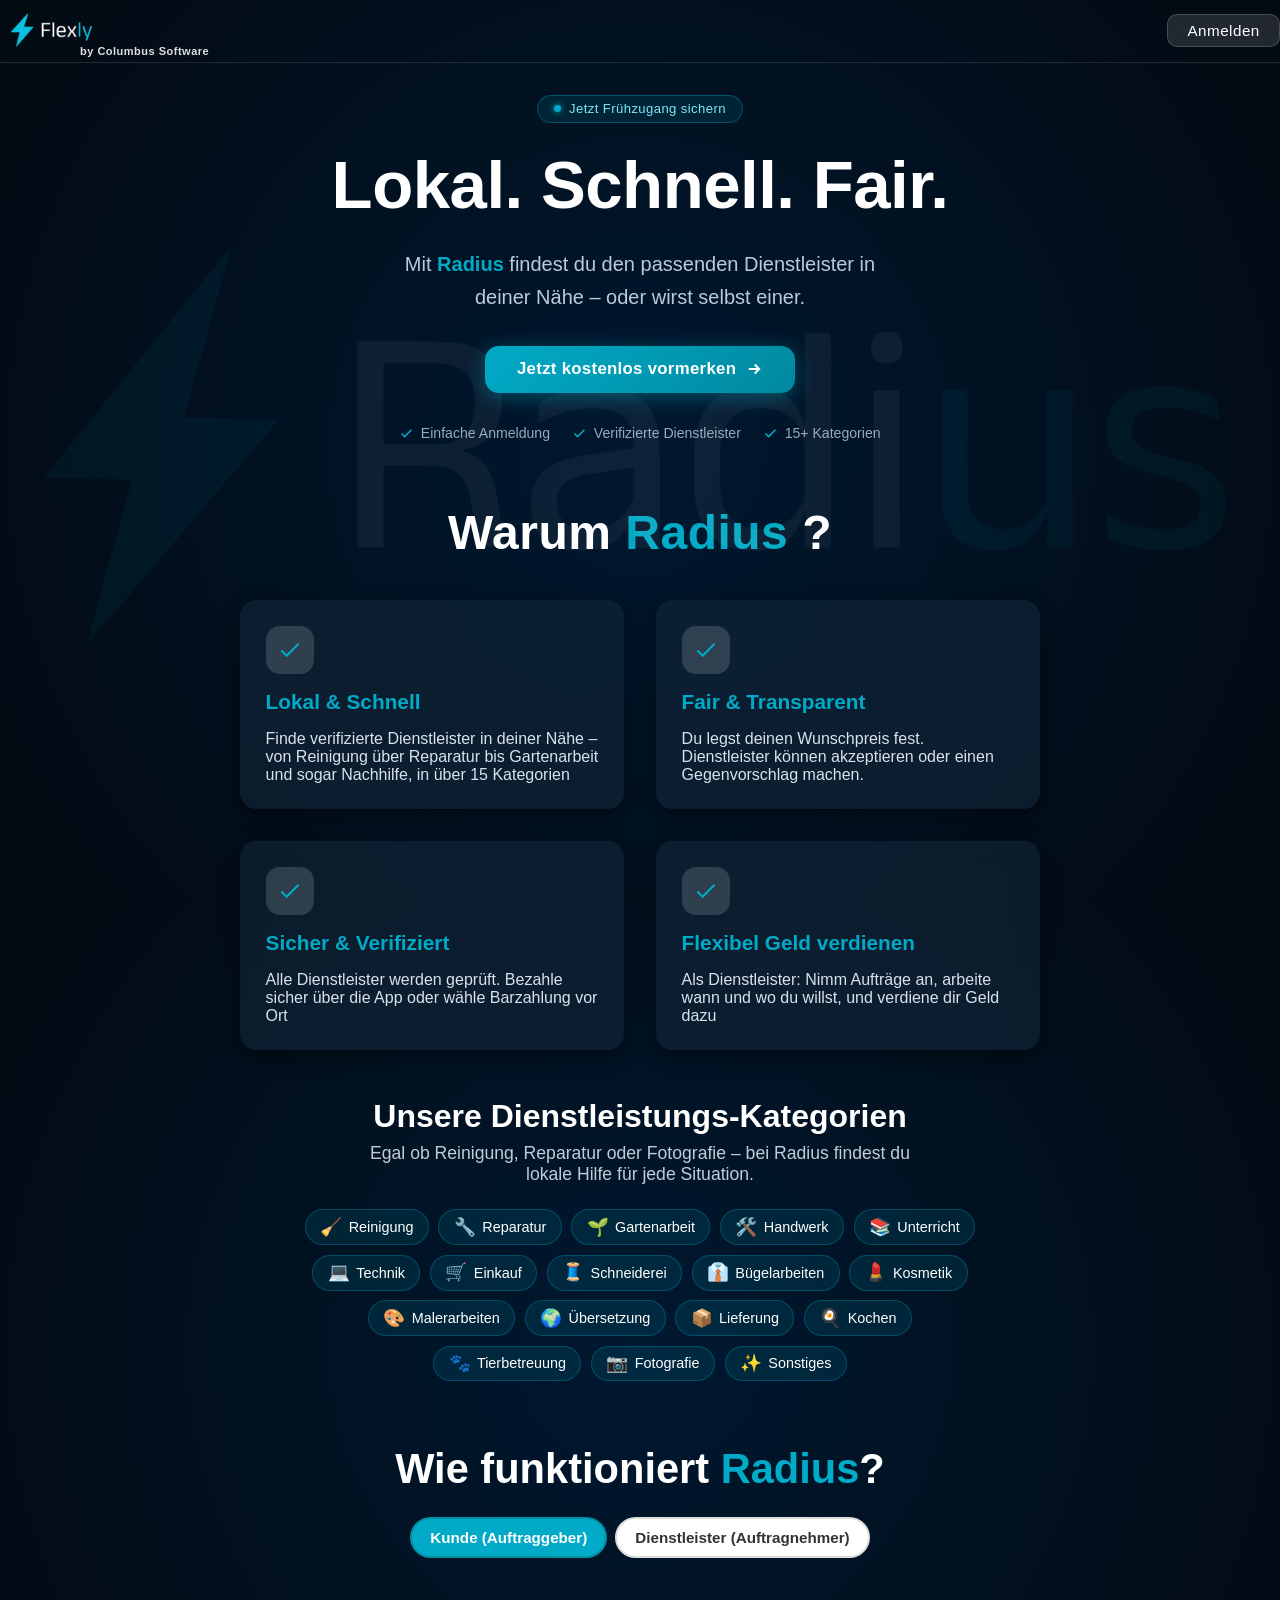
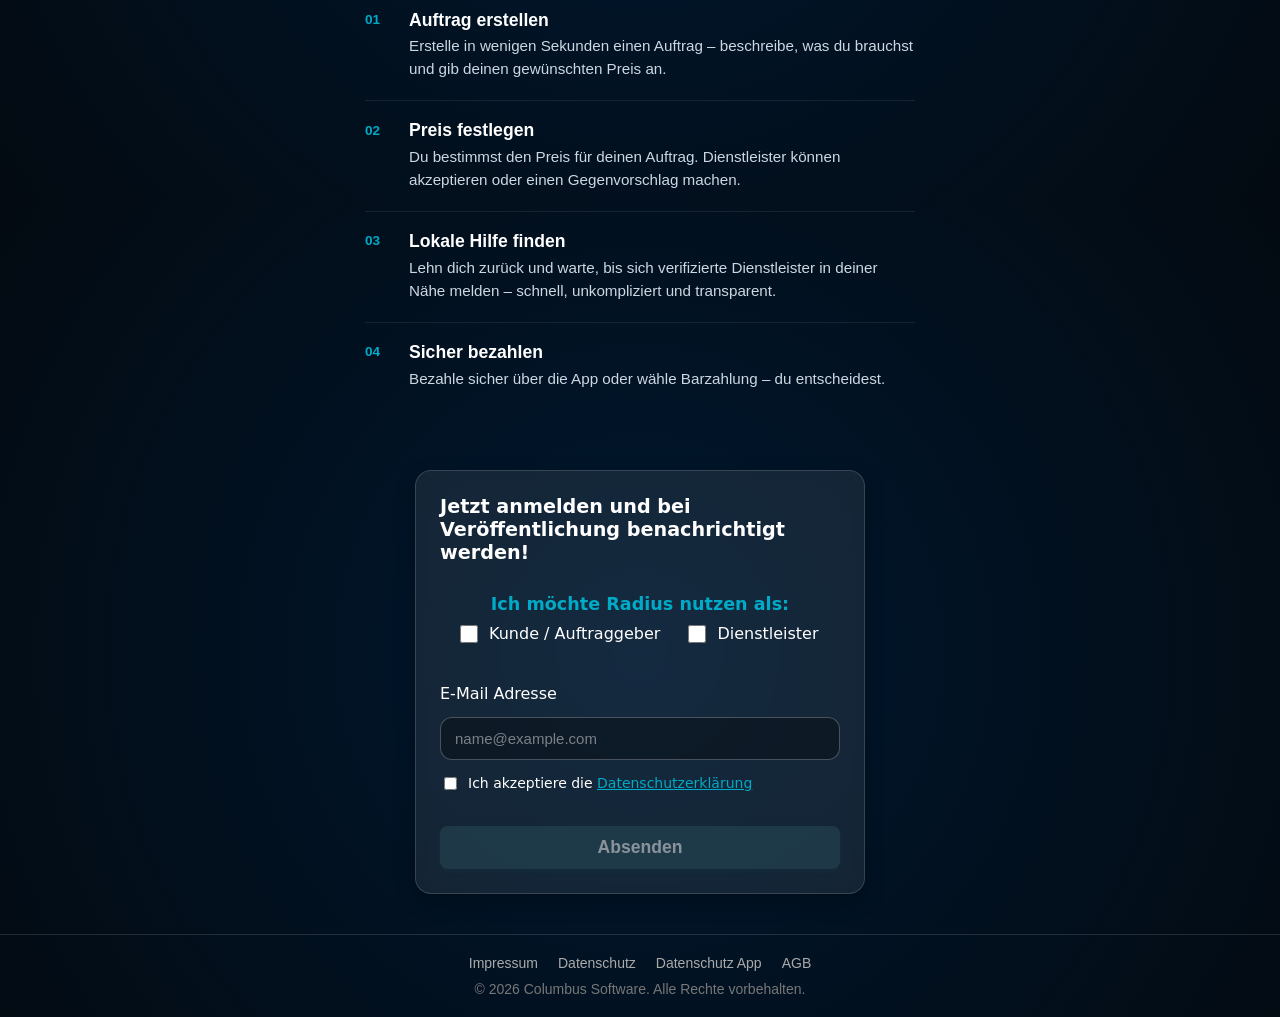
<file: index.html>
<!doctype html>
<html lang="de" data-beasties-container="">
  <head>
    <meta charset="utf-8">
    <title>Radius - by Columbus Software</title>
    <base href="/">
    <meta name="viewport" content="width=device-width, initial-scale=1">

    <!-- Favicon -->
    <link rel="icon" type="image/png" href="assets/images/small_logo.png">
    <link rel="apple-touch-icon" href="assets/images/small_logo.png">

    <!-- SEO -->
    <meta name="description" content="Mit Radius findest du lokale Dienstleister in deiner Nähe – schnell, sicher und fair. Jetzt Frühzugang sichern!">

    <meta property="og:type" content="website">
    <meta property="og:title" content="Radius – Dienstleistungsvermittlung. Lokal. Schnell. Fair.">
    <meta property="og:description" content="Finde den passenden Dienstleister in deiner Nähe oder werde selbst einer. Jetzt Frühzugang sichern!">
    <meta property="og:image" content="https://radius.columbus-sw.com/assets/images/logo.png">
    <meta property="og:url" content="https://radius.columbus-sw.com">
    <meta property="og:site_name" content="Radius">

    <!-- Twitter / X Card -->
    <meta name="twitter:card" content="summary_large_image">
    <meta name="twitter:title" content="Radius – Lokal. Schnell. Fair.">
    <meta name="twitter:description" content="Finde den passenden Dienstleister.">
    <meta name="twitter:image" content="https://radius.columbus-sw.com/assets/images/logo.png">

    <meta property="og:image" content="https://radius.columbus-sw.com/landing-page/assets/images/logo.png">
    <meta property="og:url" content="https://radius.columbus-sw.com/landing-page">
    <meta name="twitter:image" content="https://radius.columbus-sw.com/landing-page/assets/images/logo.png">
  <style>body{height:100vh;margin:0;background:radial-gradient(circle,#001830,#030a11);font-family:Inter,sans-serif}</style><link rel="stylesheet" href="styles-PQBW53L6.css" media="print" onload="this.media='all'"><noscript><link rel="stylesheet" href="styles-PQBW53L6.css"></noscript></head>
  <body ngcm="">
    <app-root></app-root>
  <script src="polyfills-B6TNHZQ6.js" type="module"></script><script src="main-4L5KCX5K.js" type="module"></script></body>
</html>
</file>
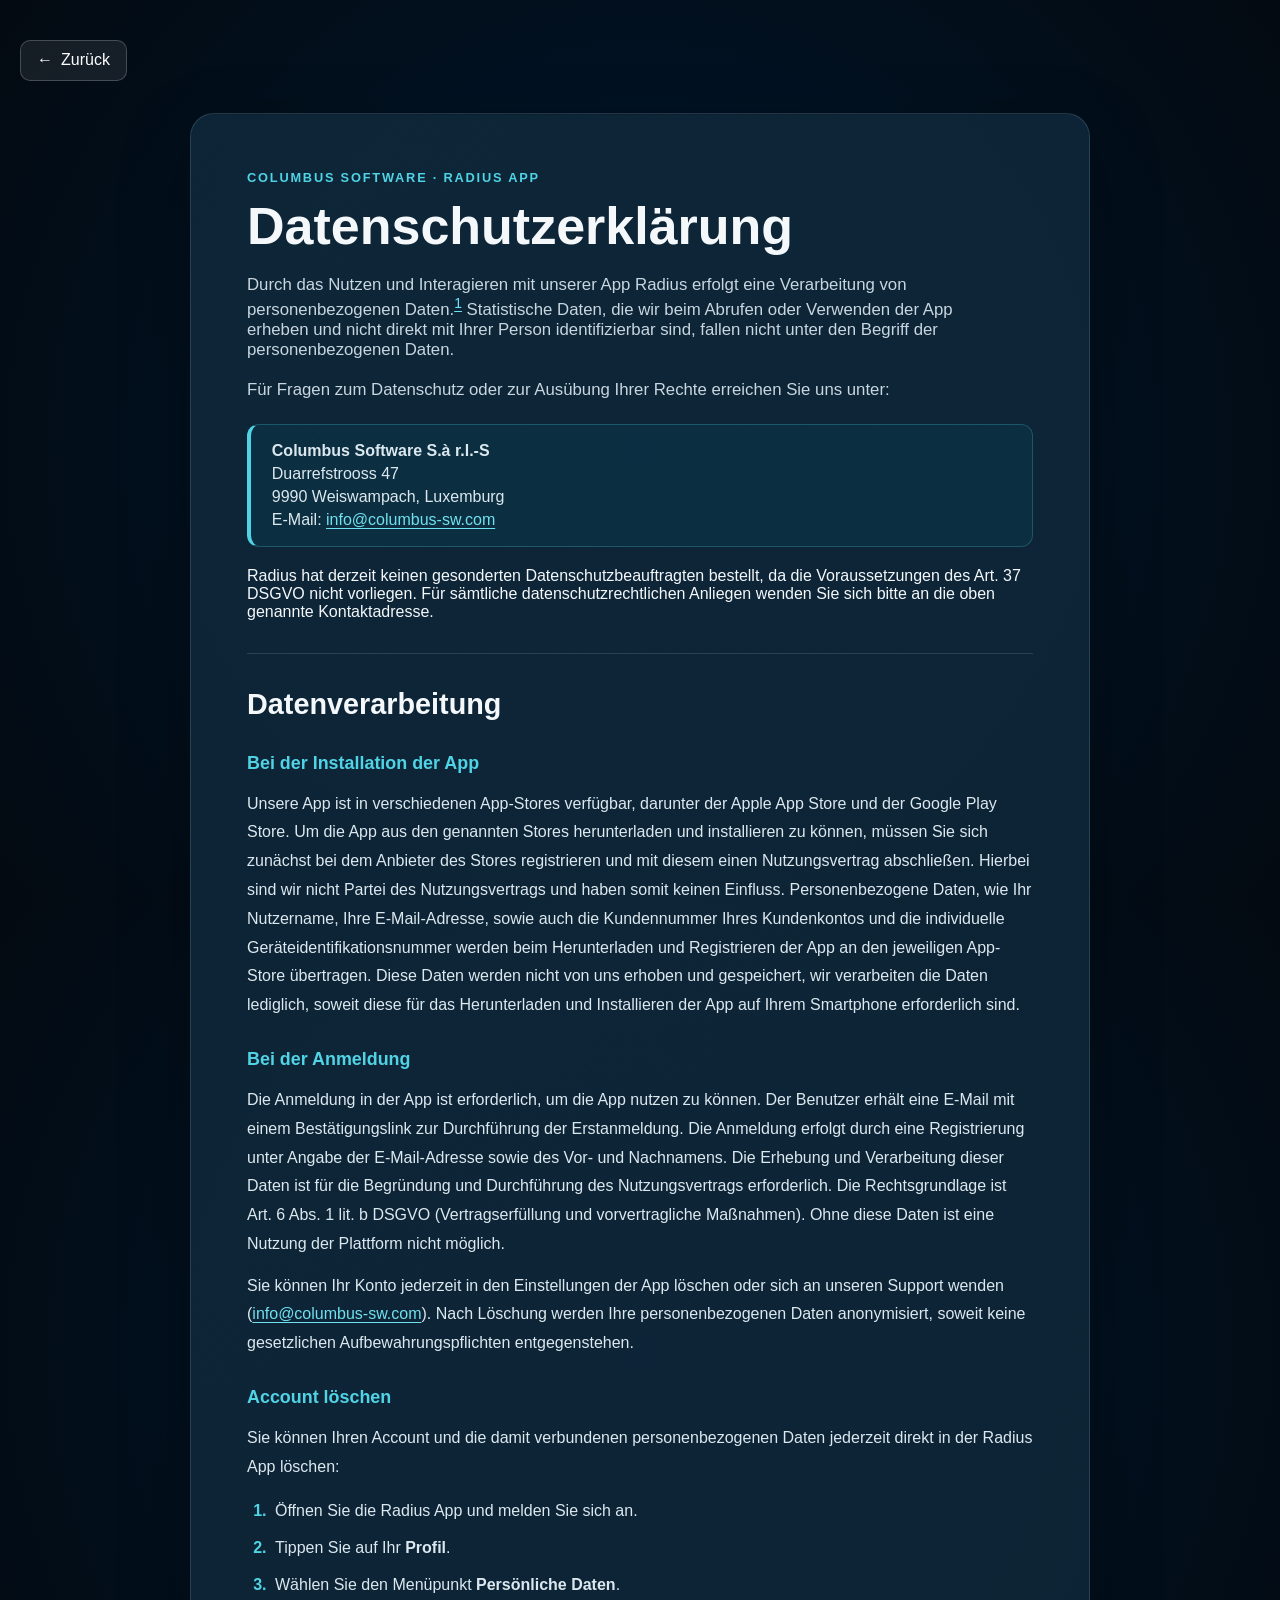
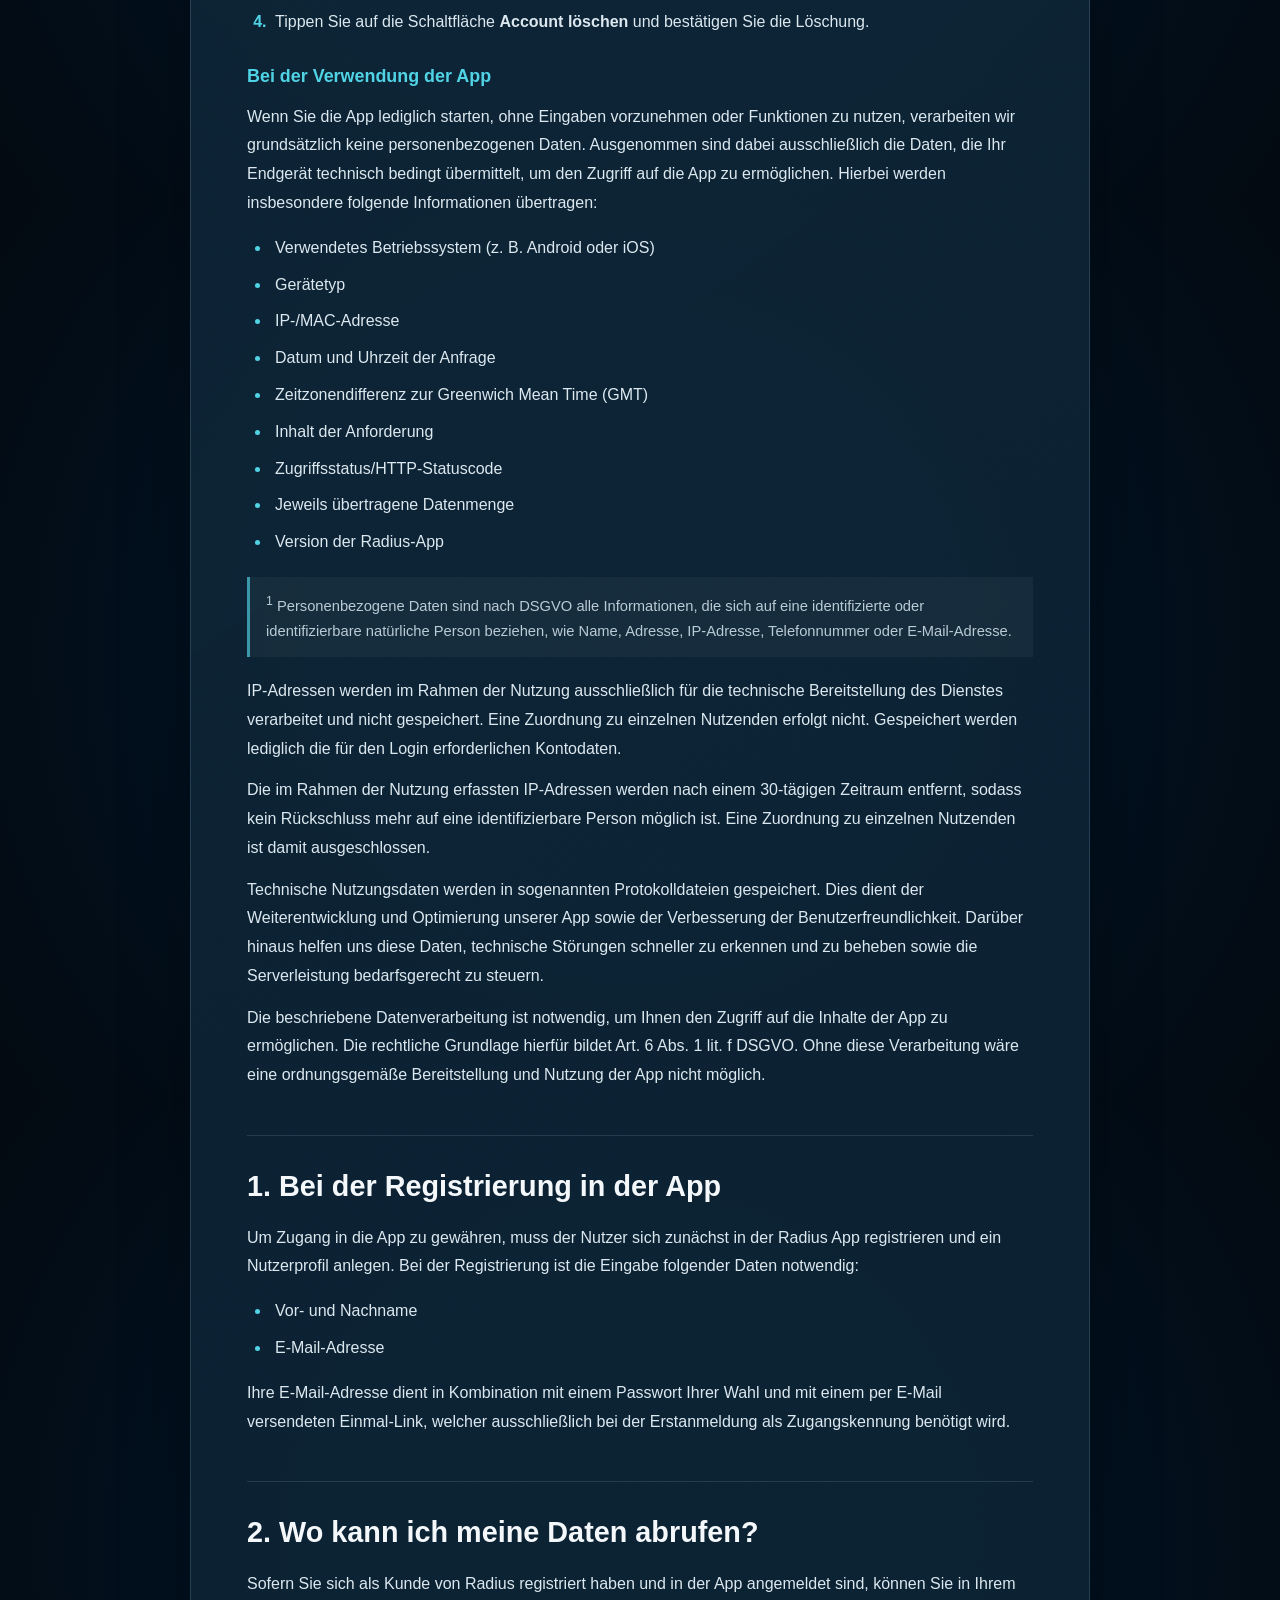
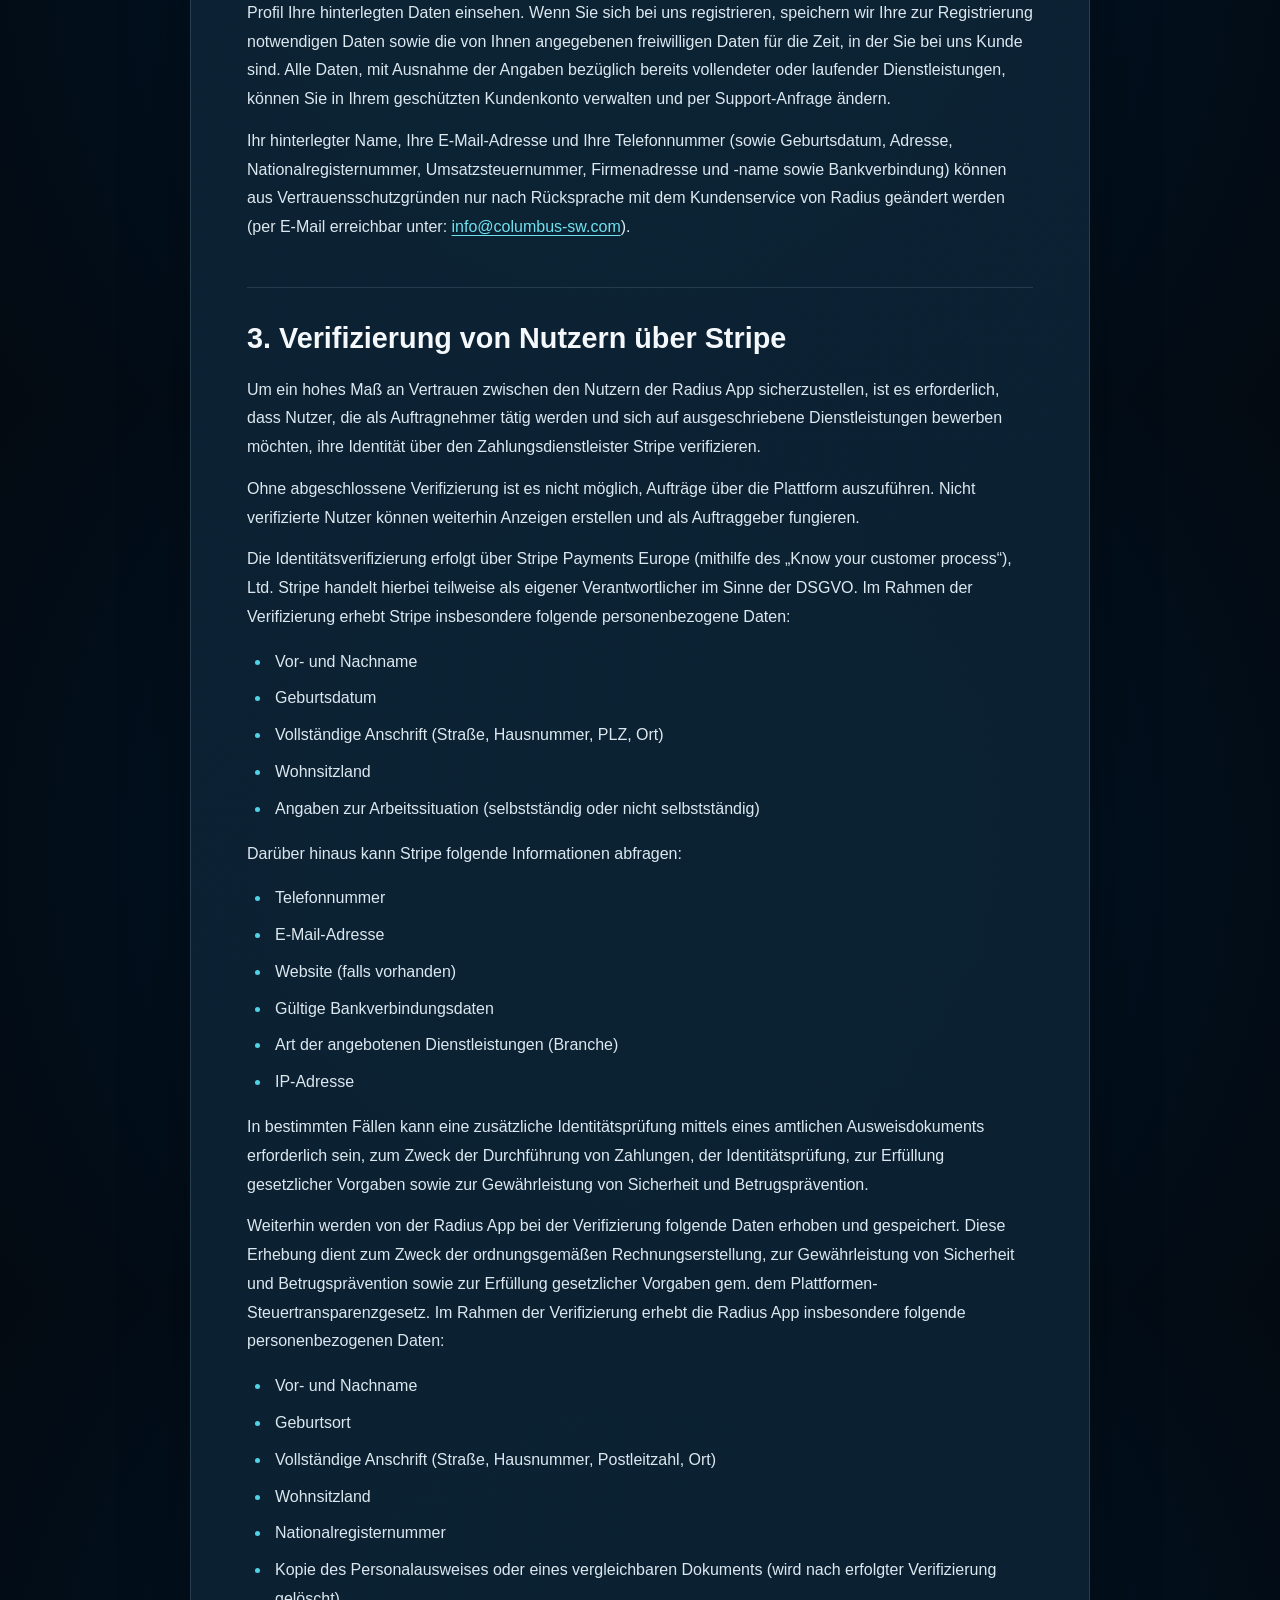
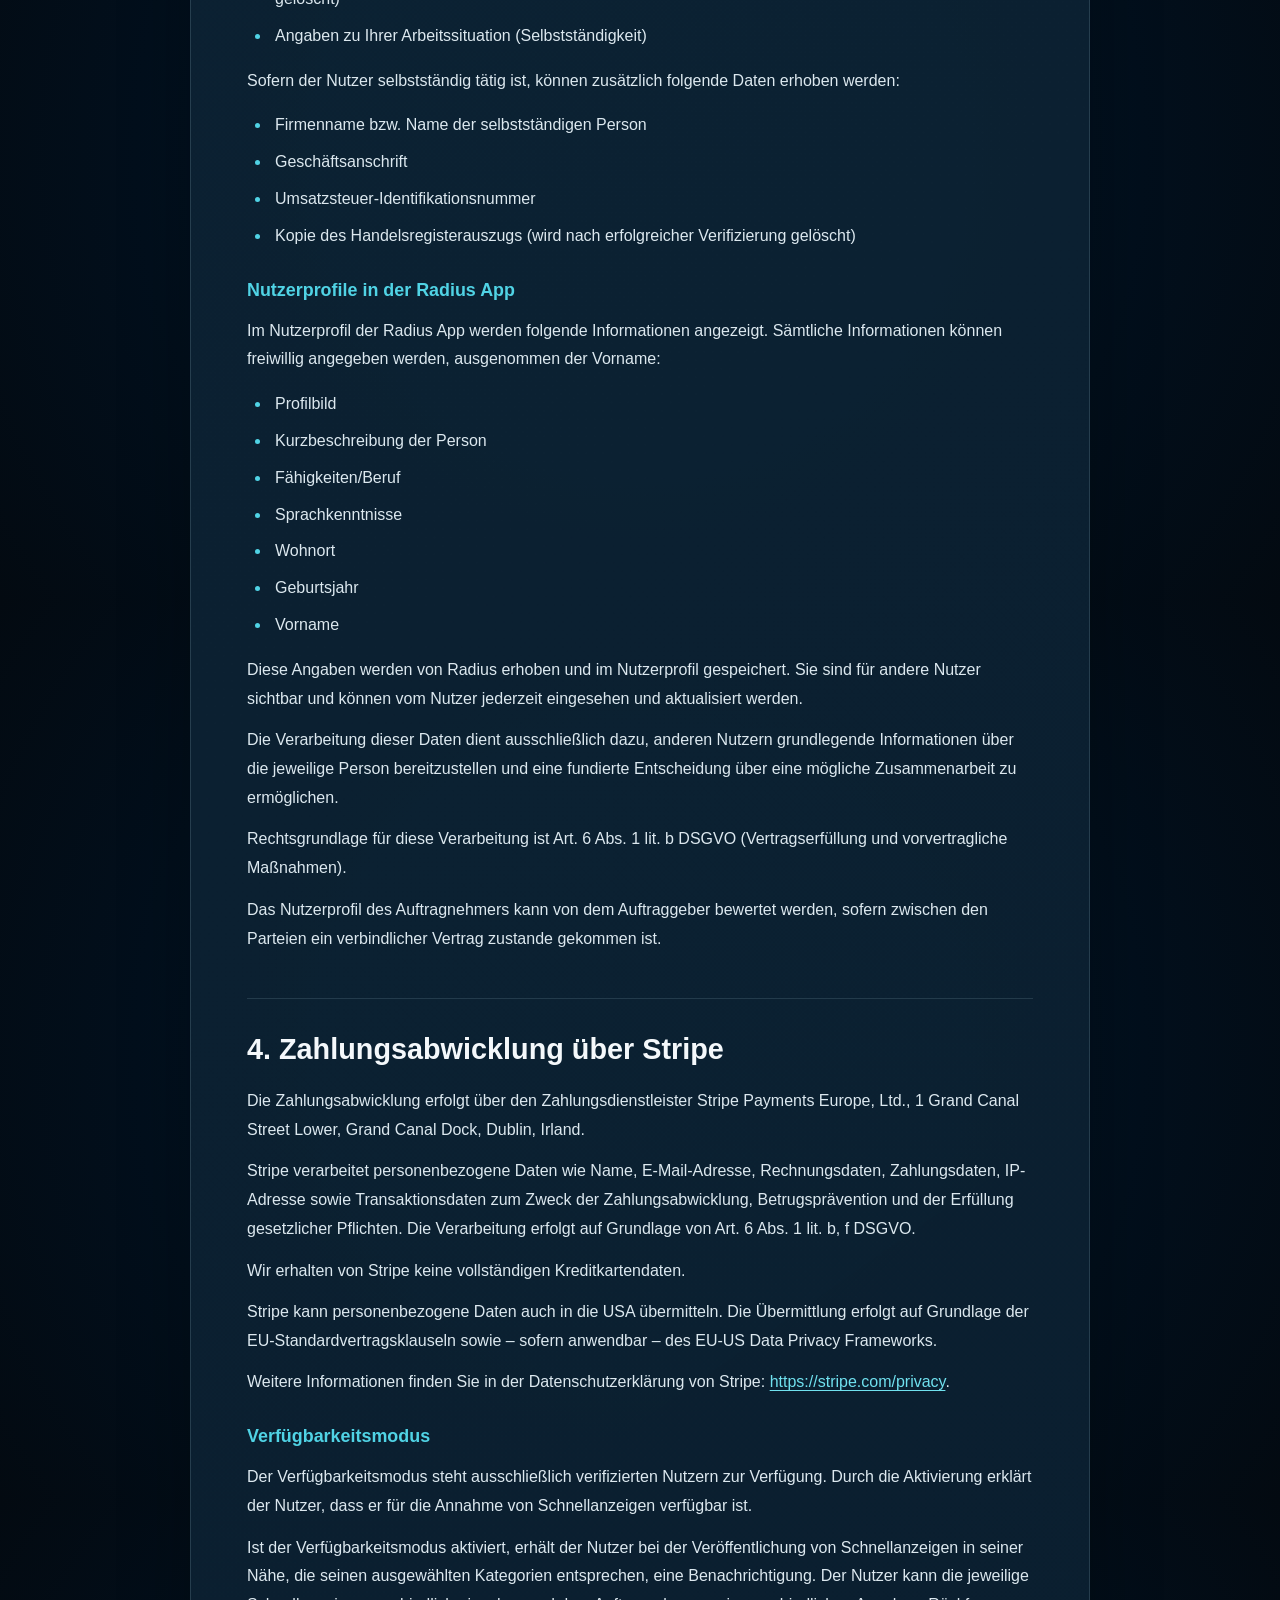
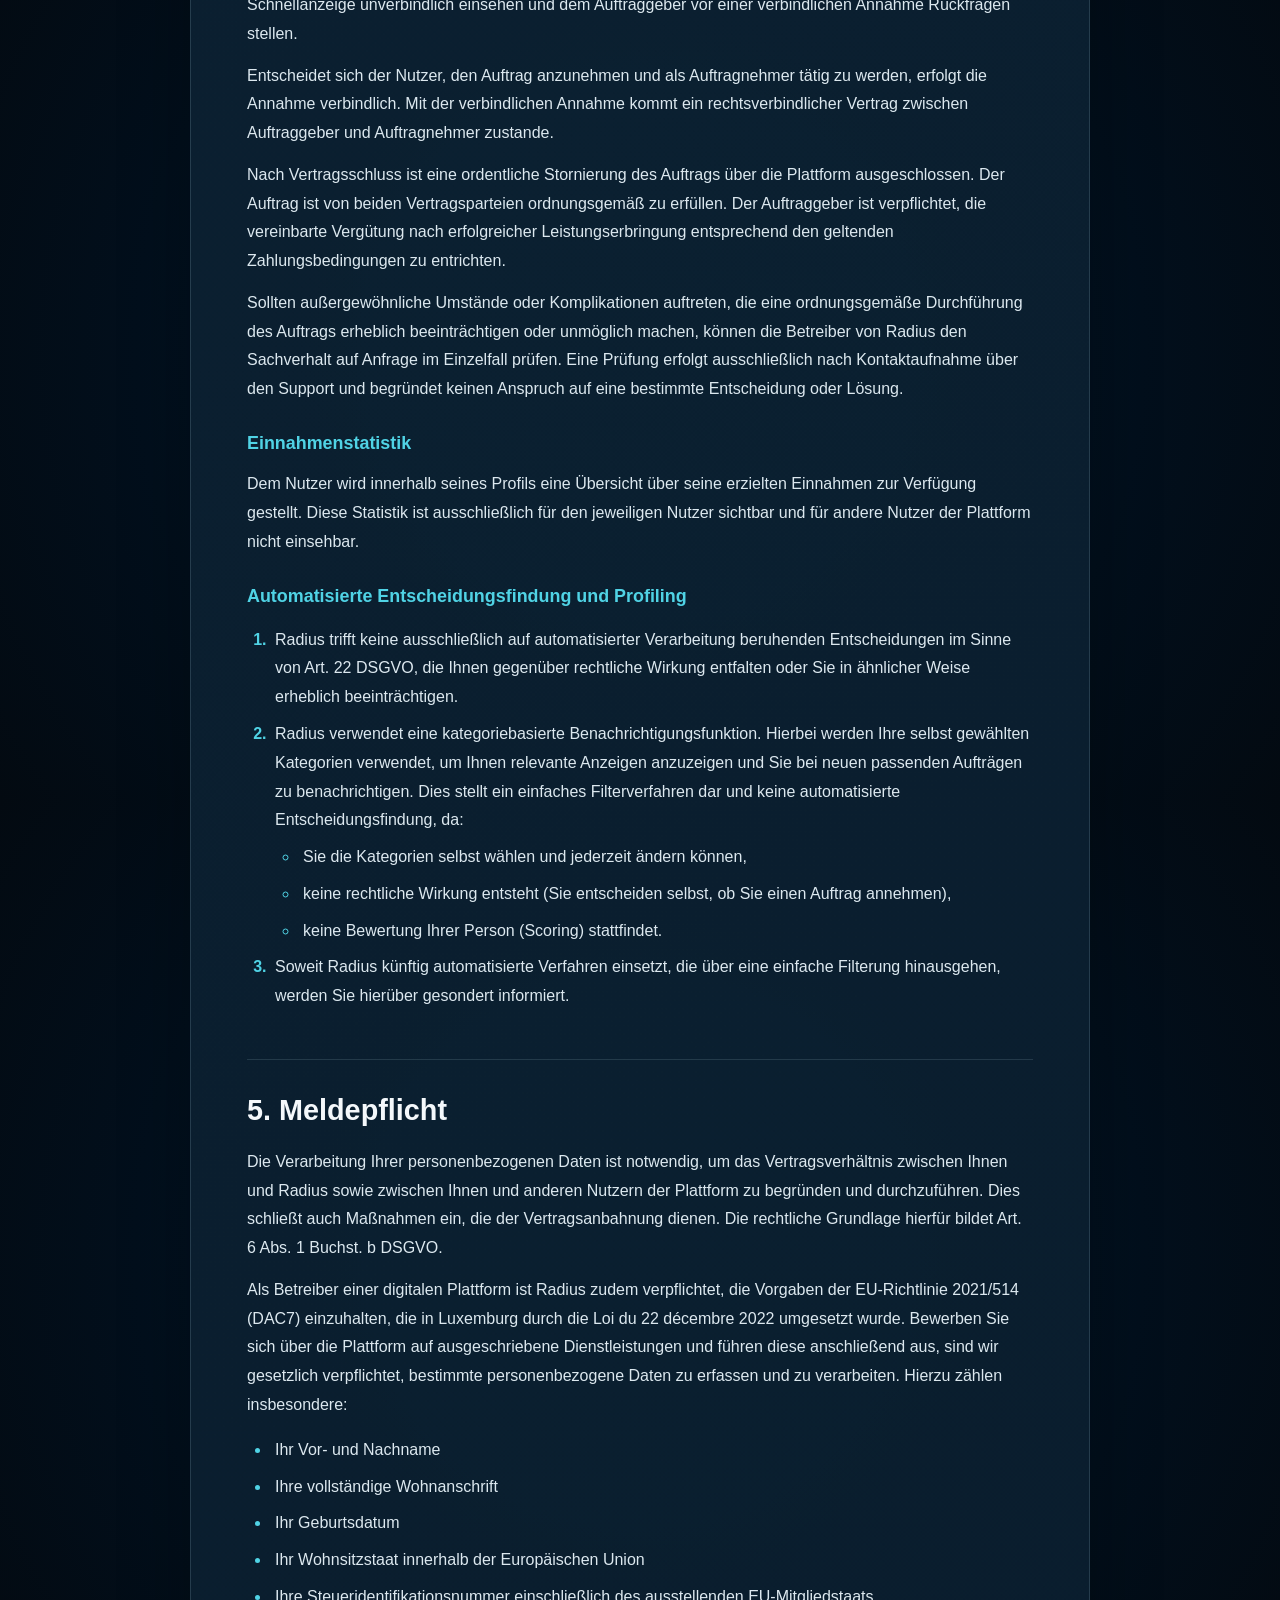
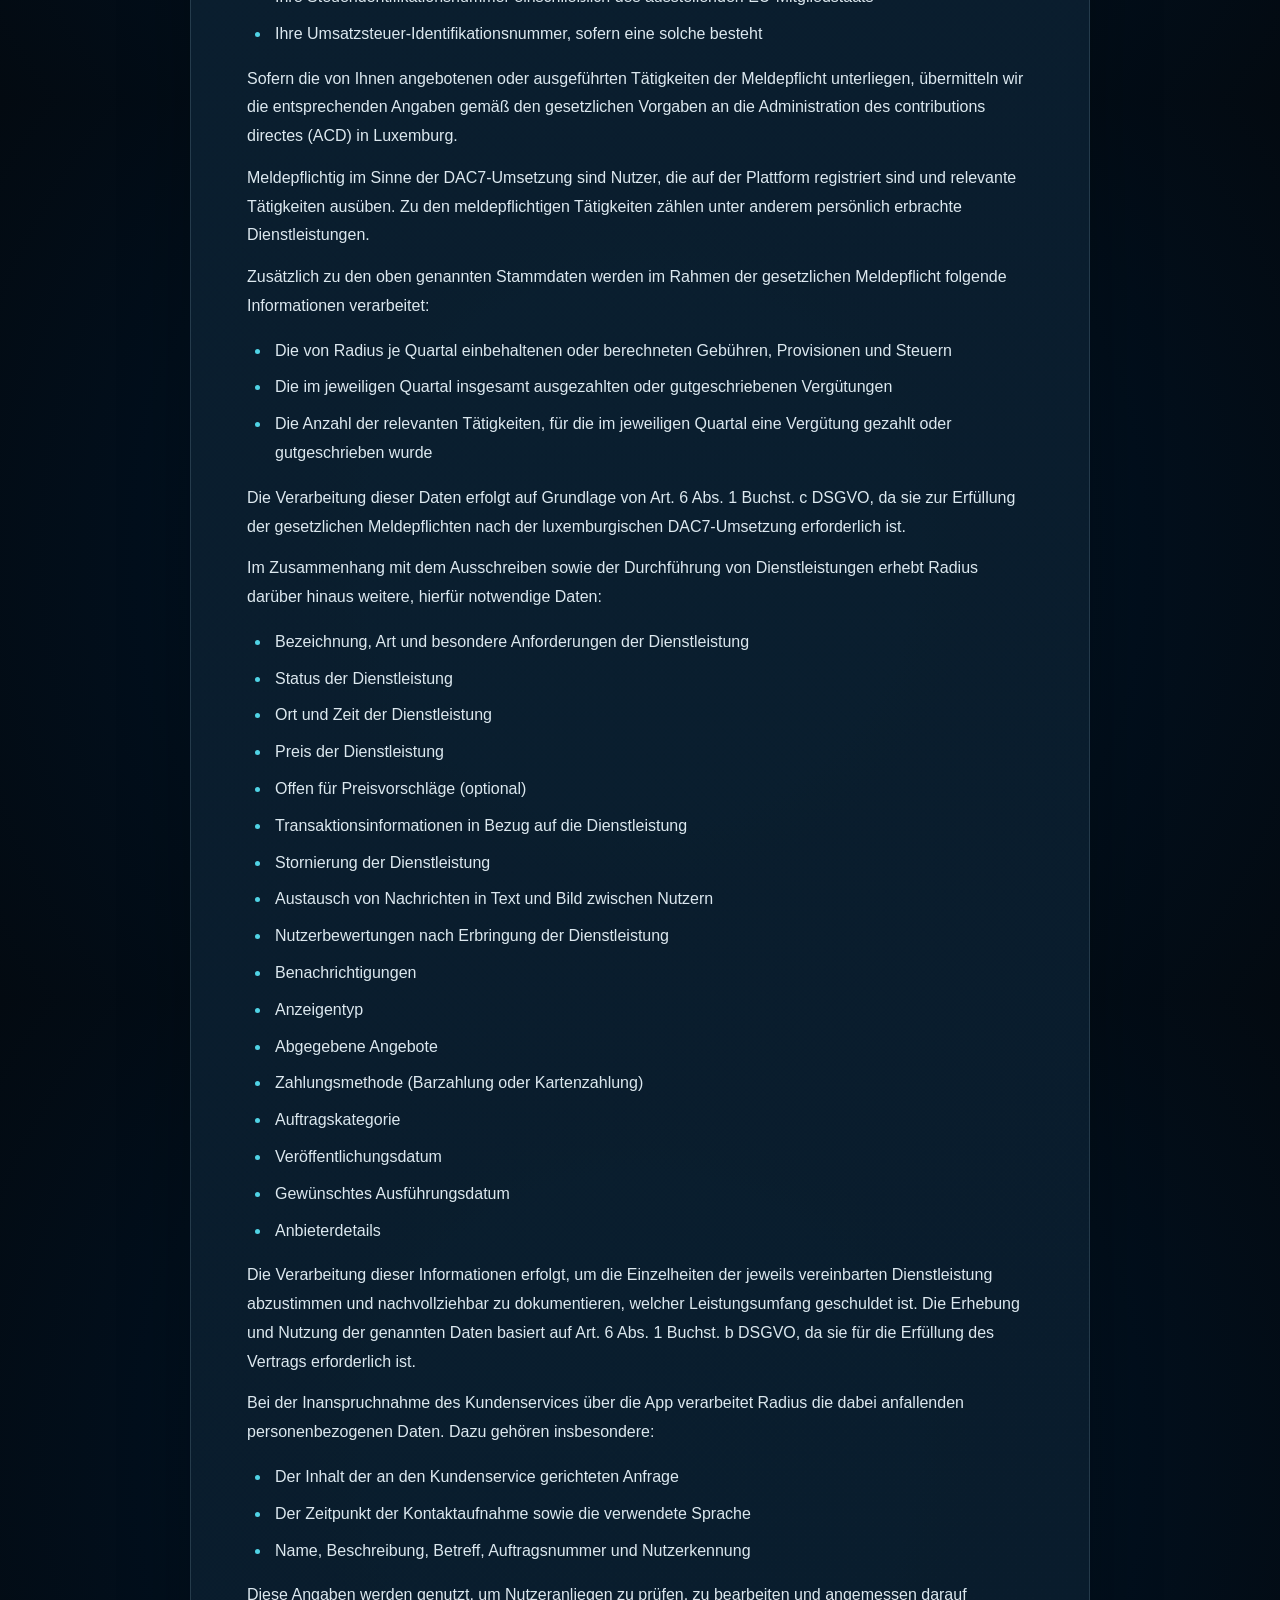
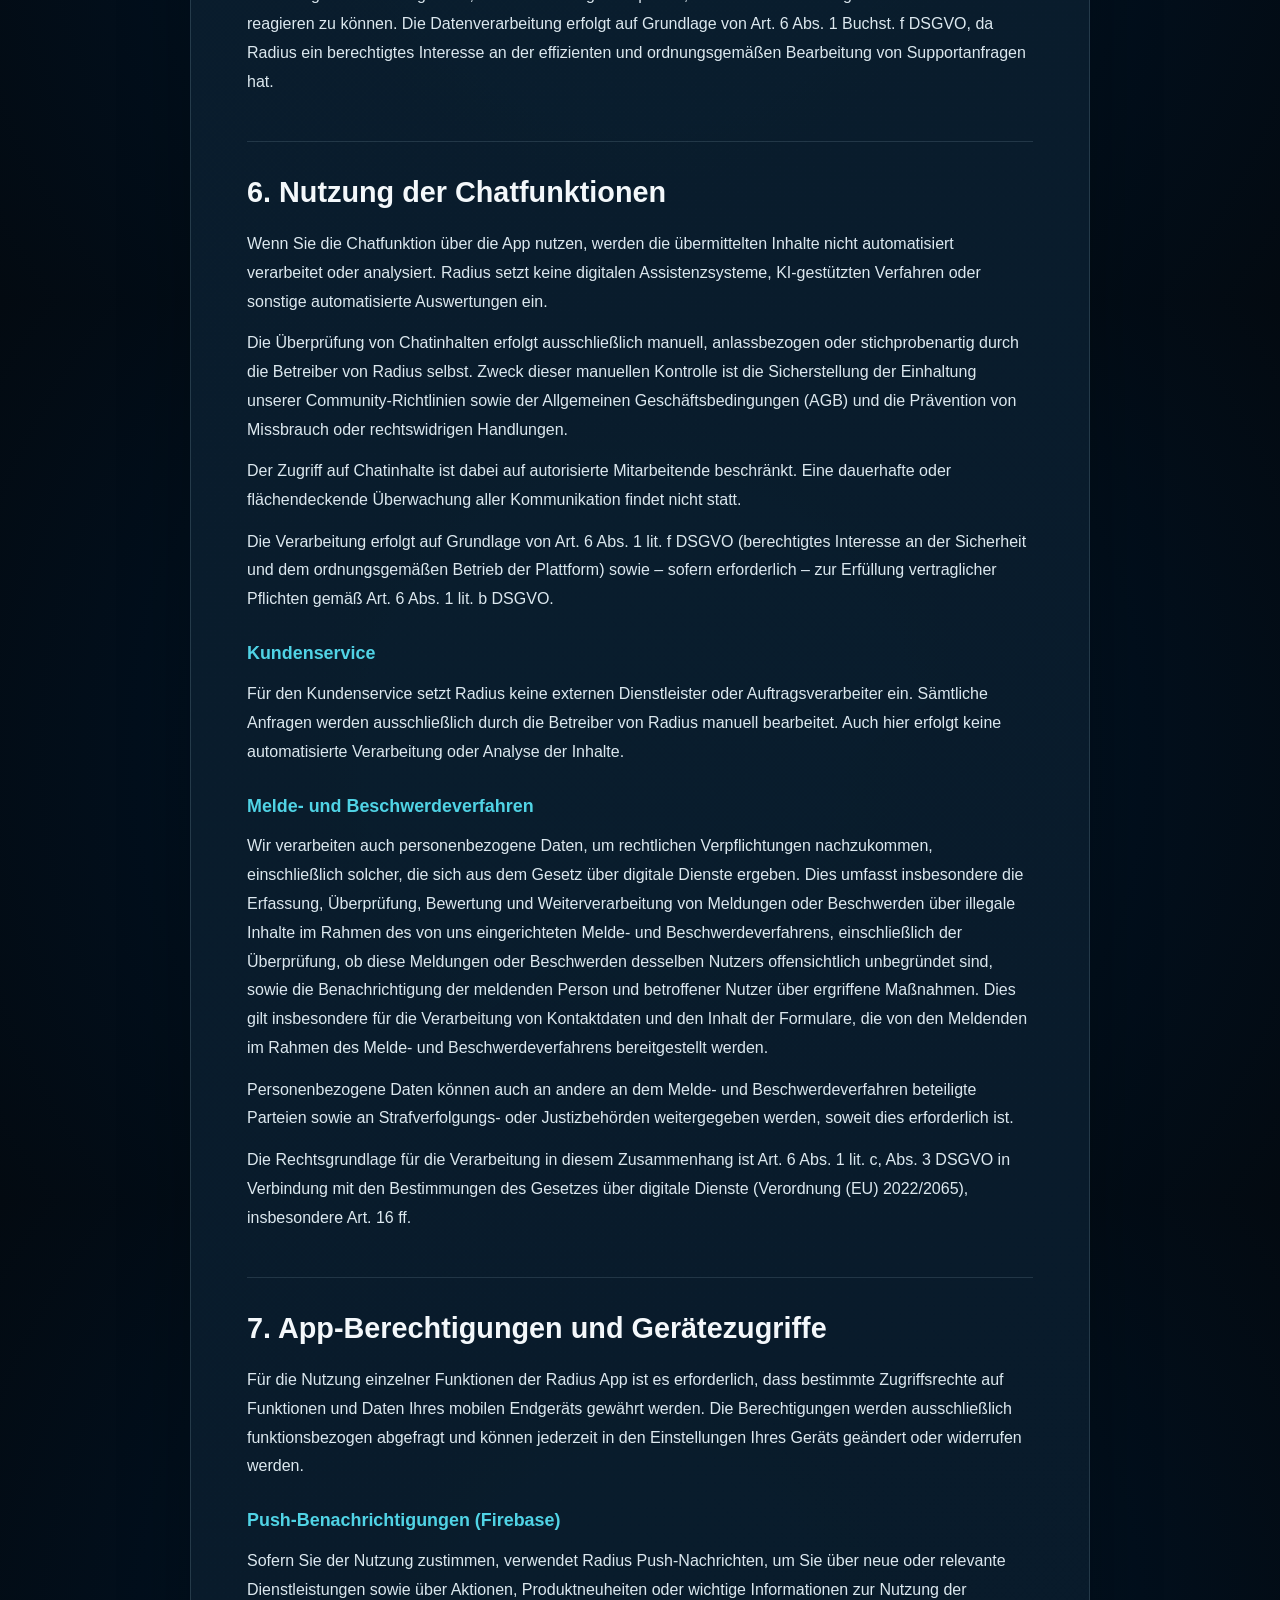
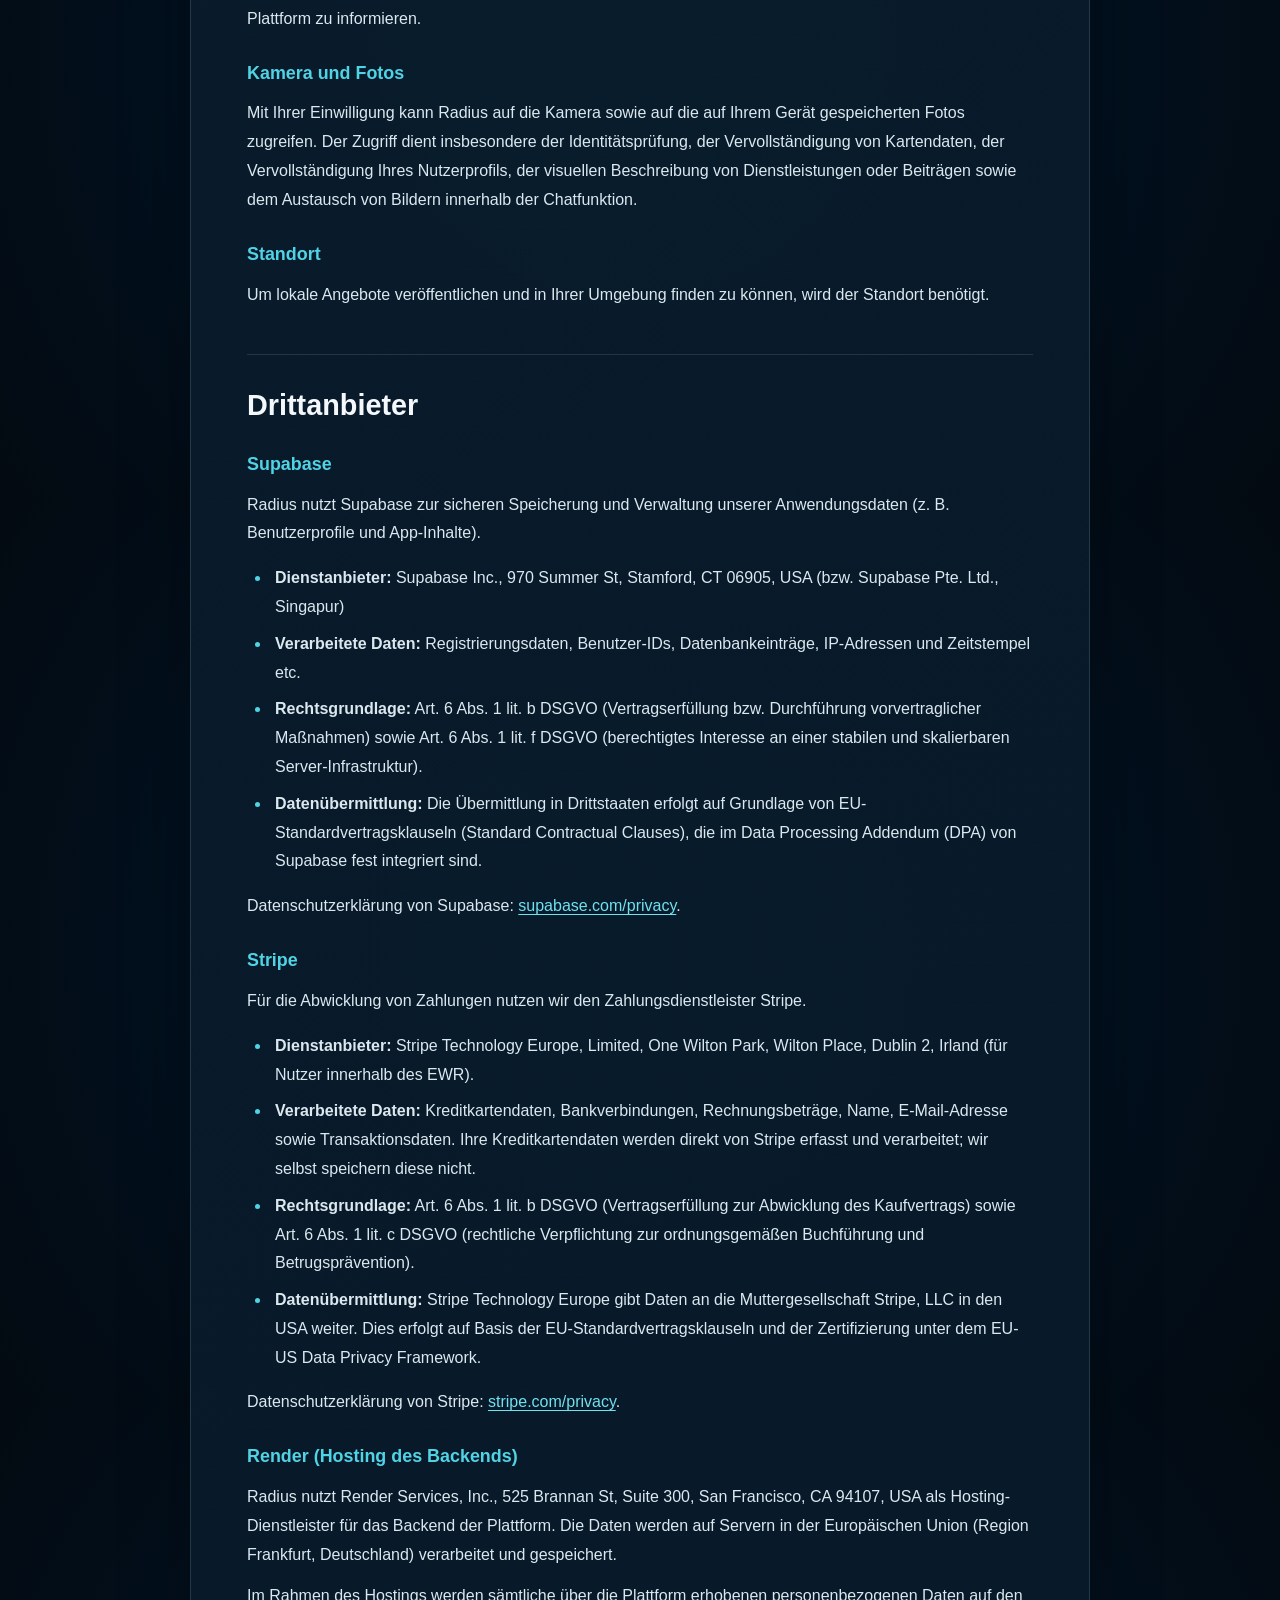
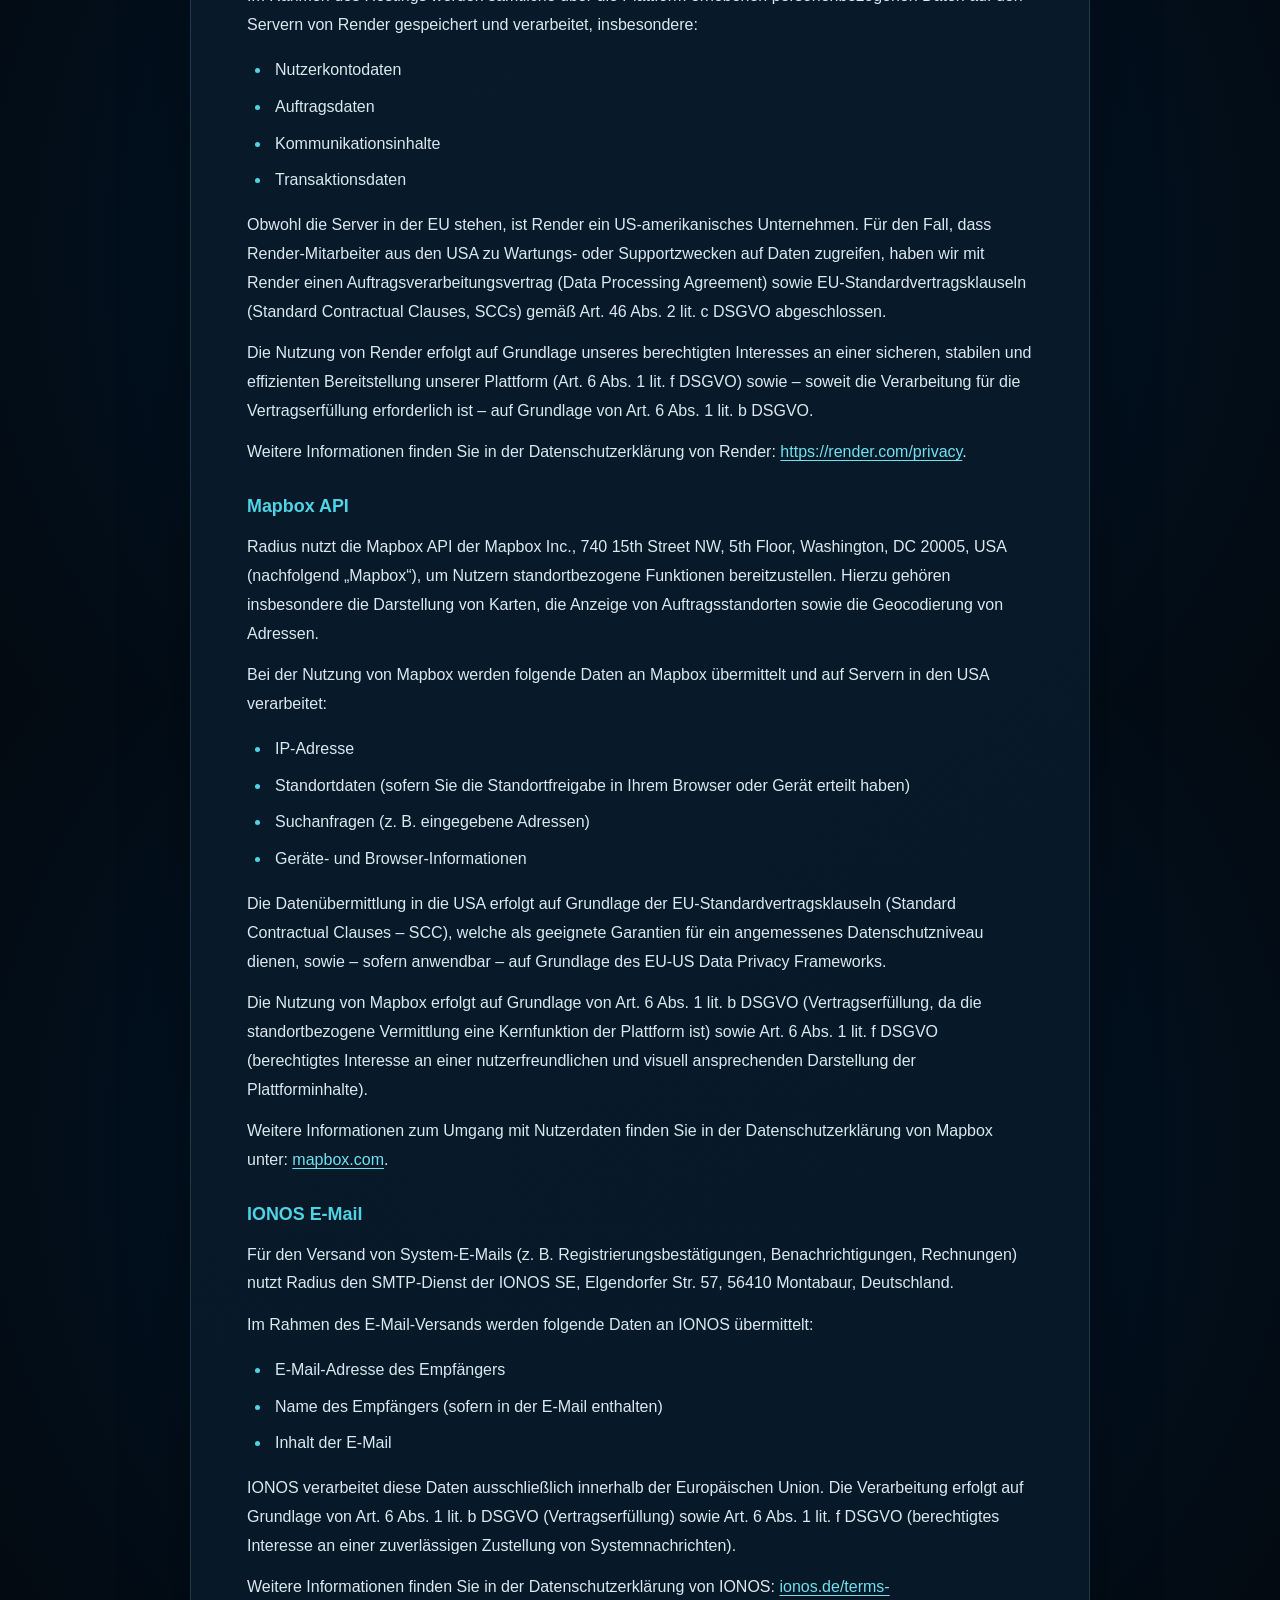
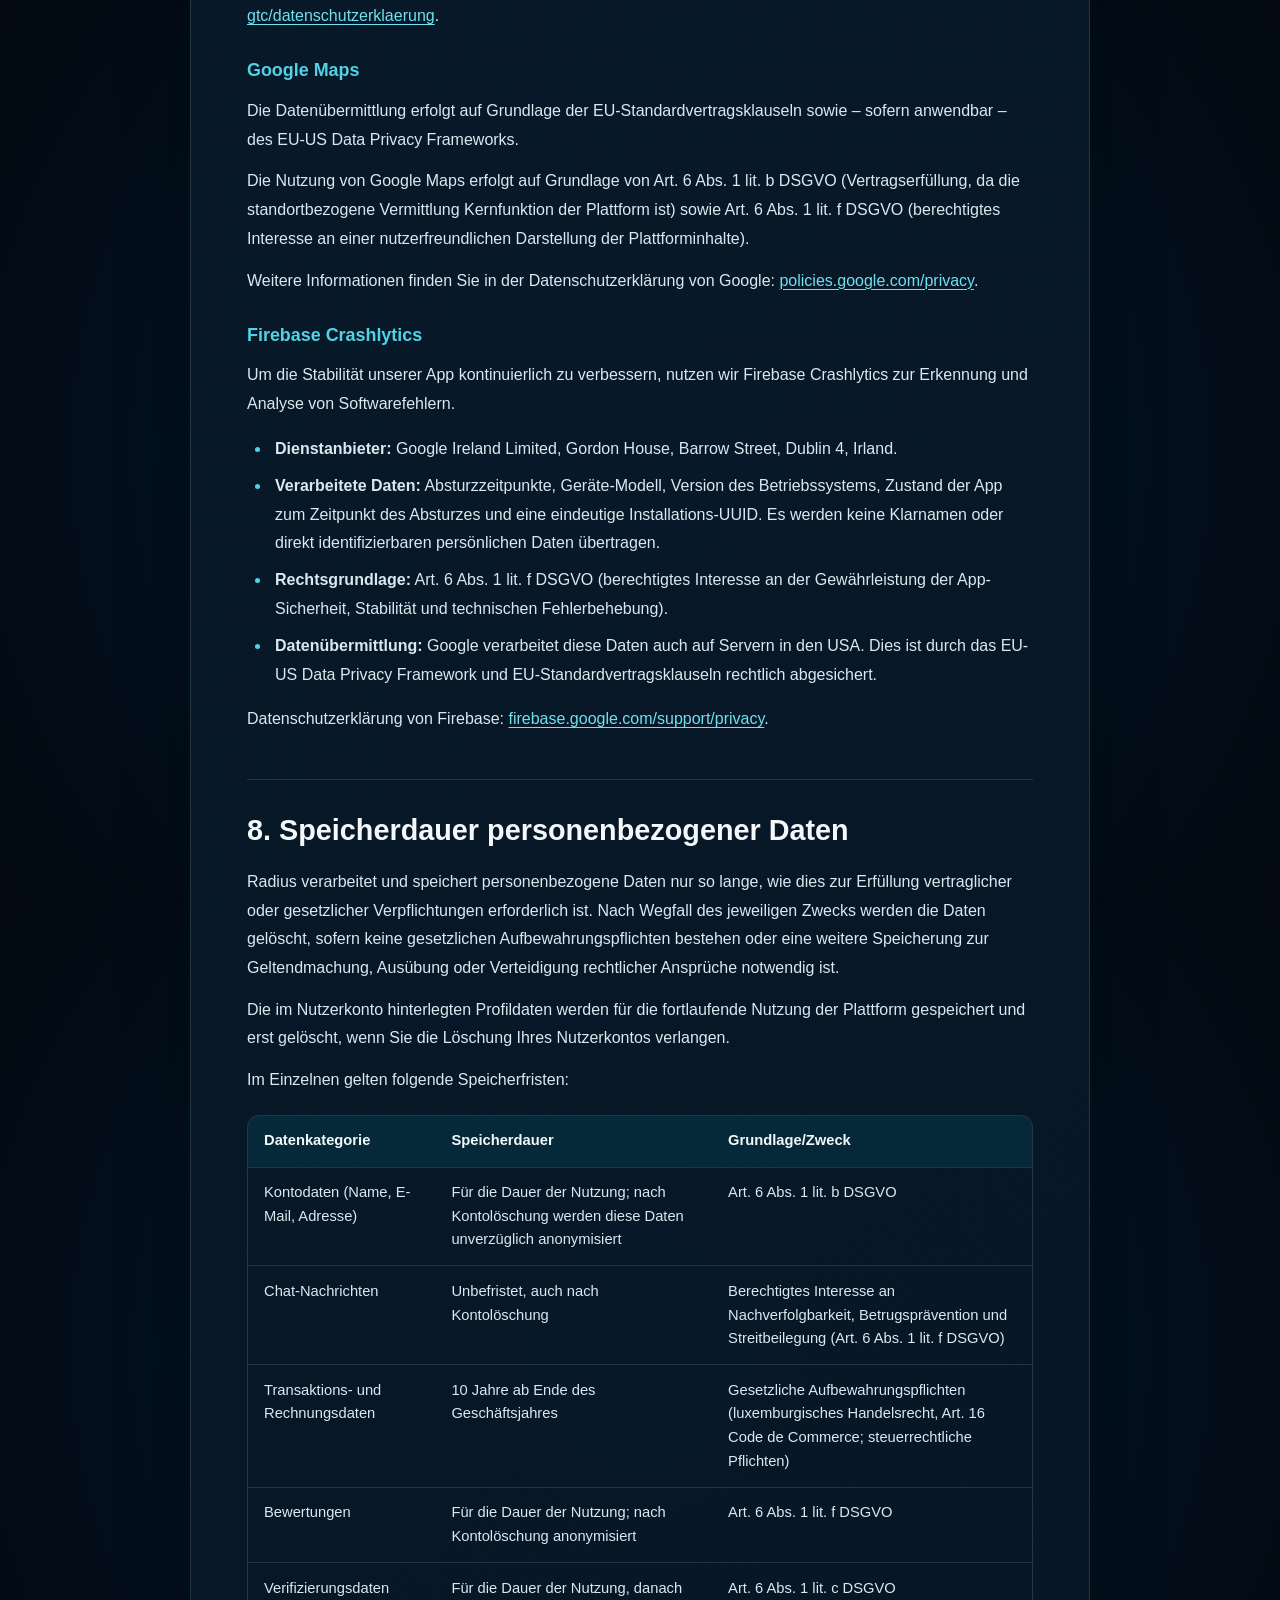
<file: app-privacy-policy/index.html>
<!DOCTYPE html><html lang="de" data-beasties-container><head>
    <meta charset="utf-8">
    <title>Radius - by Columbus Software</title>
    <base href="/">
    <meta name="viewport" content="width=device-width, initial-scale=1">

    <!-- Favicon -->
    <link rel="icon" type="image/png" href="assets/images/small_logo.png">
    <link rel="apple-touch-icon" href="assets/images/small_logo.png">

    <!-- SEO -->
    <meta name="description" content="Mit Radius findest du lokale Dienstleister in deiner Nähe – schnell, sicher und fair. Jetzt Frühzugang sichern!">

    <meta property="og:type" content="website">
    <meta property="og:title" content="Radius – Dienstleistungsvermittlung. Lokal. Schnell. Fair.">
    <meta property="og:description" content="Finde den passenden Dienstleister in deiner Nähe oder werde selbst einer. Jetzt Frühzugang sichern!">
    <meta property="og:image" content="https://radius.columbus-sw.com/assets/images/logo.png">
    <meta property="og:url" content="https://radius.columbus-sw.com">
    <meta property="og:site_name" content="Radius">

    <!-- Twitter / X Card -->
    <meta name="twitter:card" content="summary_large_image">
    <meta name="twitter:title" content="Radius – Lokal. Schnell. Fair.">
    <meta name="twitter:description" content="Finde den passenden Dienstleister.">
    <meta name="twitter:image" content="https://radius.columbus-sw.com/assets/images/logo.png">

    <meta property="og:image" content="https://radius.columbus-sw.com/landing-page/assets/images/logo.png">
    <meta property="og:url" content="https://radius.columbus-sw.com/landing-page">
    <meta name="twitter:image" content="https://radius.columbus-sw.com/landing-page/assets/images/logo.png">
  <style>body{height:100vh;margin:0;background:radial-gradient(circle,#001830,#030a11);font-family:Inter,sans-serif}
</style><link rel="stylesheet" href="styles-PQBW53L6.css" media="print" onload="this.media='all'"><noscript><link rel="stylesheet" href="styles-PQBW53L6.css"></noscript><style ng-app-id="ng">.privacy-page[_ngcontent-ng-c3431458853]{min-height:100vh;box-sizing:border-box;padding:2.5rem 1.25rem 4rem;color:#f4f8fb}.privacy-card[_ngcontent-ng-c3431458853]{width:min(100%,900px);box-sizing:border-box;margin:2rem auto 0;padding:clamp(1.5rem,5vw,3.5rem);border:1px solid rgba(180,218,231,.16);border-radius:24px;background:linear-gradient(145deg,#0e2739f0,#051321f5);box-shadow:0 24px 70px #00000047}.privacy-header[_ngcontent-ng-c3431458853]{padding-bottom:2rem;border-bottom:1px solid rgba(180,218,231,.16)}.eyebrow[_ngcontent-ng-c3431458853]{margin:0 0 .75rem;color:#50d3e5;font-size:.8rem;font-weight:700;letter-spacing:.14em;text-transform:uppercase}h1[_ngcontent-ng-c3431458853]{margin:0;font-size:clamp(2rem,5vw,3.25rem);line-height:1.12}.intro[_ngcontent-ng-c3431458853]{max-width:720px;margin:1.25rem 0 0;color:#c8d6e0;font-size:1.05rem}.contact-card[_ngcontent-ng-c3431458853]{display:grid;gap:.3rem;margin-top:1.5rem;padding:1.1rem 1.3rem;border:1px solid rgba(80,211,229,.24);border-left:4px solid #50d3e5;border-radius:12px;background:#01aac612;color:#dce8ef;font-style:normal}.privacy-header[_ngcontent-ng-c3431458853] > p[_ngcontent-ng-c3431458853]:last-child{margin:1.25rem 0 0}.privacy-section[_ngcontent-ng-c3431458853]{padding:2rem 0;border-bottom:1px solid rgba(180,218,231,.14);color:#dce8ef;line-height:1.8;overflow-wrap:anywhere}.privacy-section[_ngcontent-ng-c3431458853]:last-of-type{padding-bottom:1.5rem;border-bottom:0}.privacy-section[_ngcontent-ng-c3431458853]   h2[_ngcontent-ng-c3431458853]{margin:0 0 1.15rem;color:#f4f8fb;font-size:clamp(1.4rem,3vw,1.8rem);line-height:1.3;text-wrap:pretty}.privacy-section[_ngcontent-ng-c3431458853]   h3[_ngcontent-ng-c3431458853]{scroll-margin-top:1.5rem;margin:1.7rem 0 .6rem;color:#50d3e5;font-size:1.12rem;line-height:1.45}.privacy-section[_ngcontent-ng-c3431458853]   p[_ngcontent-ng-c3431458853]{margin:.8rem 0}.privacy-section[_ngcontent-ng-c3431458853]   ul[_ngcontent-ng-c3431458853], .privacy-section[_ngcontent-ng-c3431458853]   ol[_ngcontent-ng-c3431458853]{padding-left:1.5rem}.privacy-section[_ngcontent-ng-c3431458853]   li[_ngcontent-ng-c3431458853]{margin:.5rem 0;padding-left:.25rem}.privacy-section[_ngcontent-ng-c3431458853]   li[_ngcontent-ng-c3431458853]::marker{color:#50d3e5;font-weight:700}.privacy-page[_ngcontent-ng-c3431458853]   a[_ngcontent-ng-c3431458853]{color:#70e1ef;text-decoration-thickness:1px;text-underline-offset:.2em}.privacy-page[_ngcontent-ng-c3431458853]   a[_ngcontent-ng-c3431458853]:hover{color:#b2f5fb}.footnote[_ngcontent-ng-c3431458853]{margin:1.25rem 0;padding:.9rem 1rem;border-left:3px solid rgba(80,211,229,.65);background:#ffffff0a;color:#b9cbd5;font-size:.92rem;line-height:1.65}.table-wrap[_ngcontent-ng-c3431458853]{margin:1.25rem 0;overflow-x:auto;border:1px solid rgba(180,218,231,.16);border-radius:12px}table[_ngcontent-ng-c3431458853]{width:100%;border-collapse:collapse;color:#dce8ef;font-size:.92rem;line-height:1.6}th[_ngcontent-ng-c3431458853], td[_ngcontent-ng-c3431458853]{min-width:130px;padding:.85rem 1rem;border-bottom:1px solid rgba(180,218,231,.14);text-align:left;vertical-align:top}th[_ngcontent-ng-c3431458853]{background:#01aac61f;color:#f4f8fb}tbody[_ngcontent-ng-c3431458853]   tr[_ngcontent-ng-c3431458853]:last-child   td[_ngcontent-ng-c3431458853]{border-bottom:0}.provider-details[_ngcontent-ng-c3431458853]{padding-left:1.5rem}.privacy-footer[_ngcontent-ng-c3431458853]{padding-top:1rem;border-top:1px solid rgba(180,218,231,.14);color:#aabdc9;font-size:.9rem}.back-button[_ngcontent-ng-c3431458853]{display:inline-flex;align-items:center;gap:.5rem;padding:.65rem 1rem;border:1px solid rgba(255,255,255,.2);border-radius:10px;background:#ffffff14;color:#fff;font:inherit;cursor:pointer;transition:background .16s ease,border-color .16s ease}.back-button[_ngcontent-ng-c3431458853]:hover{border-color:#01aac6b3;background:#01aac629}@media (max-width: 600px){.privacy-page[_ngcontent-ng-c3431458853]{padding:1.5rem 1rem 3rem}.privacy-card[_ngcontent-ng-c3431458853]{margin-top:1.5rem;border-radius:18px}.privacy-section[_ngcontent-ng-c3431458853]{padding:1.5rem 0;font-size:.96rem}th[_ngcontent-ng-c3431458853], td[_ngcontent-ng-c3431458853]{padding:.7rem}}</style></head>
  <body><!--nghm-->
    <app-root ng-version="19.2.20" ngh="1" ng-server-context="ssg"><router-outlet></router-outlet><app-app-privacy-policy _nghost-ng-c3431458853 ngh="0"><main _ngcontent-ng-c3431458853 class="privacy-page"><button _ngcontent-ng-c3431458853 type="button" class="back-button"><span _ngcontent-ng-c3431458853 aria-hidden="true">←</span> Zurück </button><article _ngcontent-ng-c3431458853 class="privacy-card"><header _ngcontent-ng-c3431458853 class="privacy-header"><p _ngcontent-ng-c3431458853 class="eyebrow">Columbus Software · Radius App</p><h1 _ngcontent-ng-c3431458853>Datenschutzerklärung</h1><p _ngcontent-ng-c3431458853 class="intro"> Durch das Nutzen und Interagieren mit unserer App Radius erfolgt eine Verarbeitung von personenbezogenen Daten.<sup _ngcontent-ng-c3431458853><a _ngcontent-ng-c3431458853 href="#footnote-1" aria-label="Fußnote 1">1</a></sup> Statistische Daten, die wir beim Abrufen oder Verwenden der App erheben und nicht direkt mit Ihrer Person identifizierbar sind, fallen nicht unter den Begriff der personenbezogenen Daten. </p><p _ngcontent-ng-c3431458853 class="intro"> Für Fragen zum Datenschutz oder zur Ausübung Ihrer Rechte erreichen Sie uns unter: </p><address _ngcontent-ng-c3431458853 class="contact-card"><strong _ngcontent-ng-c3431458853>Columbus Software S.à r.l.-S</strong><span _ngcontent-ng-c3431458853>Duarrefstrooss 47</span><span _ngcontent-ng-c3431458853>9990 Weiswampach, Luxemburg</span><span _ngcontent-ng-c3431458853>E-Mail: <a _ngcontent-ng-c3431458853 href="mailto:info@columbus-sw.com">info@columbus-sw.com</a></span></address><p _ngcontent-ng-c3431458853> Radius hat derzeit keinen gesonderten Datenschutzbeauftragten bestellt, da die Voraussetzungen des Art. 37 DSGVO nicht vorliegen. Für sämtliche datenschutzrechtlichen Anliegen wenden Sie sich bitte an die oben genannte Kontaktadresse. </p></header><section _ngcontent-ng-c3431458853 aria-labelledby="data-processing" class="privacy-section"><h2 _ngcontent-ng-c3431458853 id="data-processing">Datenverarbeitung</h2><h3 _ngcontent-ng-c3431458853>Bei der Installation der App</h3><p _ngcontent-ng-c3431458853> Unsere App ist in verschiedenen App-Stores verfügbar, darunter der Apple App Store und der Google Play Store. Um die App aus den genannten Stores herunterladen und installieren zu können, müssen Sie sich zunächst bei dem Anbieter des Stores registrieren und mit diesem einen Nutzungsvertrag abschließen. Hierbei sind wir nicht Partei des Nutzungsvertrags und haben somit keinen Einfluss. Personenbezogene Daten, wie Ihr Nutzername, Ihre E-Mail-Adresse, sowie auch die Kundennummer Ihres Kundenkontos und die individuelle Geräteidentifikationsnummer werden beim Herunterladen und Registrieren der App an den jeweiligen App-Store übertragen. Diese Daten werden nicht von uns erhoben und gespeichert, wir verarbeiten die Daten lediglich, soweit diese für das Herunterladen und Installieren der App auf Ihrem Smartphone erforderlich sind. </p><h3 _ngcontent-ng-c3431458853>Bei der Anmeldung</h3><p _ngcontent-ng-c3431458853> Die Anmeldung in der App ist erforderlich, um die App nutzen zu können. Der Benutzer erhält eine E-Mail mit einem Bestätigungslink zur Durchführung der Erstanmeldung. Die Anmeldung erfolgt durch eine Registrierung unter Angabe der E-Mail-Adresse sowie des Vor- und Nachnamens. Die Erhebung und Verarbeitung dieser Daten ist für die Begründung und Durchführung des Nutzungsvertrags erforderlich. Die Rechtsgrundlage ist Art. 6 Abs. 1 lit. b DSGVO (Vertragserfüllung und vorvertragliche Maßnahmen). Ohne diese Daten ist eine Nutzung der Plattform nicht möglich. </p><p _ngcontent-ng-c3431458853> Sie können Ihr Konto jederzeit in den Einstellungen der App löschen oder sich an unseren Support wenden (<a _ngcontent-ng-c3431458853 href="mailto:info@columbus-sw.com">info@columbus-sw.com</a>). Nach Löschung werden Ihre personenbezogenen Daten anonymisiert, soweit keine gesetzlichen Aufbewahrungspflichten entgegenstehen. </p><h3 _ngcontent-ng-c3431458853 id="account-deletion">Account löschen</h3><p _ngcontent-ng-c3431458853> Sie können Ihren Account und die damit verbundenen personenbezogenen Daten jederzeit direkt in der Radius App löschen: </p><ol _ngcontent-ng-c3431458853><li _ngcontent-ng-c3431458853>Öffnen Sie die Radius App und melden Sie sich an.</li><li _ngcontent-ng-c3431458853>Tippen Sie auf Ihr <strong _ngcontent-ng-c3431458853>Profil</strong>.</li><li _ngcontent-ng-c3431458853>Wählen Sie den Menüpunkt <strong _ngcontent-ng-c3431458853>Persönliche Daten</strong>.</li><li _ngcontent-ng-c3431458853> Tippen Sie auf die Schaltfläche <strong _ngcontent-ng-c3431458853>Account löschen</strong> und bestätigen Sie die Löschung. </li></ol><h3 _ngcontent-ng-c3431458853>Bei der Verwendung der App</h3><p _ngcontent-ng-c3431458853> Wenn Sie die App lediglich starten, ohne Eingaben vorzunehmen oder Funktionen zu nutzen, verarbeiten wir grundsätzlich keine personenbezogenen Daten. Ausgenommen sind dabei ausschließlich die Daten, die Ihr Endgerät technisch bedingt übermittelt, um den Zugriff auf die App zu ermöglichen. Hierbei werden insbesondere folgende Informationen übertragen: </p><ul _ngcontent-ng-c3431458853><li _ngcontent-ng-c3431458853>Verwendetes Betriebssystem (z. B. Android oder iOS)</li><li _ngcontent-ng-c3431458853>Gerätetyp</li><li _ngcontent-ng-c3431458853>IP-/MAC-Adresse</li><li _ngcontent-ng-c3431458853>Datum und Uhrzeit der Anfrage</li><li _ngcontent-ng-c3431458853>Zeitzonendifferenz zur Greenwich Mean Time (GMT)</li><li _ngcontent-ng-c3431458853>Inhalt der Anforderung</li><li _ngcontent-ng-c3431458853>Zugriffsstatus/HTTP-Statuscode</li><li _ngcontent-ng-c3431458853>Jeweils übertragene Datenmenge</li><li _ngcontent-ng-c3431458853>Version der Radius-App</li></ul><aside _ngcontent-ng-c3431458853 id="footnote-1" class="footnote"><sup _ngcontent-ng-c3431458853>1</sup> Personenbezogene Daten sind nach DSGVO alle Informationen, die sich auf eine identifizierte oder identifizierbare natürliche Person beziehen, wie Name, Adresse, IP-Adresse, Telefonnummer oder E-Mail-Adresse. </aside><p _ngcontent-ng-c3431458853> IP-Adressen werden im Rahmen der Nutzung ausschließlich für die technische Bereitstellung des Dienstes verarbeitet und nicht gespeichert. Eine Zuordnung zu einzelnen Nutzenden erfolgt nicht. Gespeichert werden lediglich die für den Login erforderlichen Kontodaten. </p><p _ngcontent-ng-c3431458853> Die im Rahmen der Nutzung erfassten IP-Adressen werden nach einem 30-tägigen Zeitraum entfernt, sodass kein Rückschluss mehr auf eine identifizierbare Person möglich ist. Eine Zuordnung zu einzelnen Nutzenden ist damit ausgeschlossen. </p><p _ngcontent-ng-c3431458853> Technische Nutzungsdaten werden in sogenannten Protokolldateien gespeichert. Dies dient der Weiterentwicklung und Optimierung unserer App sowie der Verbesserung der Benutzerfreundlichkeit. Darüber hinaus helfen uns diese Daten, technische Störungen schneller zu erkennen und zu beheben sowie die Serverleistung bedarfsgerecht zu steuern. </p><p _ngcontent-ng-c3431458853> Die beschriebene Datenverarbeitung ist notwendig, um Ihnen den Zugriff auf die Inhalte der App zu ermöglichen. Die rechtliche Grundlage hierfür bildet Art. 6 Abs. 1 lit. f DSGVO. Ohne diese Verarbeitung wäre eine ordnungsgemäße Bereitstellung und Nutzung der App nicht möglich. </p></section><section _ngcontent-ng-c3431458853 aria-labelledby="registration" class="privacy-section"><h2 _ngcontent-ng-c3431458853 id="registration">1. Bei der Registrierung in der App</h2><p _ngcontent-ng-c3431458853> Um Zugang in die App zu gewähren, muss der Nutzer sich zunächst in der Radius App registrieren und ein Nutzerprofil anlegen. Bei der Registrierung ist die Eingabe folgender Daten notwendig: </p><ul _ngcontent-ng-c3431458853><li _ngcontent-ng-c3431458853>Vor- und Nachname</li><li _ngcontent-ng-c3431458853>E-Mail-Adresse</li></ul><p _ngcontent-ng-c3431458853> Ihre E-Mail-Adresse dient in Kombination mit einem Passwort Ihrer Wahl und mit einem per E-Mail versendeten Einmal-Link, welcher ausschließlich bei der Erstanmeldung als Zugangskennung benötigt wird. </p></section><section _ngcontent-ng-c3431458853 aria-labelledby="data-access" class="privacy-section"><h2 _ngcontent-ng-c3431458853 id="data-access">2. Wo kann ich meine Daten abrufen?</h2><p _ngcontent-ng-c3431458853> Sofern Sie sich als Kunde von Radius registriert haben und in der App angemeldet sind, können Sie in Ihrem Profil Ihre hinterlegten Daten einsehen. Wenn Sie sich bei uns registrieren, speichern wir Ihre zur Registrierung notwendigen Daten sowie die von Ihnen angegebenen freiwilligen Daten für die Zeit, in der Sie bei uns Kunde sind. Alle Daten, mit Ausnahme der Angaben bezüglich bereits vollendeter oder laufender Dienstleistungen, können Sie in Ihrem geschützten Kundenkonto verwalten und per Support-Anfrage ändern. </p><p _ngcontent-ng-c3431458853> Ihr hinterlegter Name, Ihre E-Mail-Adresse und Ihre Telefonnummer (sowie Geburtsdatum, Adresse, Nationalregisternummer, Umsatzsteuernummer, Firmenadresse und -name sowie Bankverbindung) können aus Vertrauensschutzgründen nur nach Rücksprache mit dem Kundenservice von Radius geändert werden (per E-Mail erreichbar unter: <a _ngcontent-ng-c3431458853 href="mailto:info@columbus-sw.com">info@columbus-sw.com</a>). </p></section><section _ngcontent-ng-c3431458853 aria-labelledby="stripe-verification" class="privacy-section"><h2 _ngcontent-ng-c3431458853 id="stripe-verification">3. Verifizierung von Nutzern über Stripe</h2><p _ngcontent-ng-c3431458853> Um ein hohes Maß an Vertrauen zwischen den Nutzern der Radius App sicherzustellen, ist es erforderlich, dass Nutzer, die als Auftragnehmer tätig werden und sich auf ausgeschriebene Dienstleistungen bewerben möchten, ihre Identität über den Zahlungsdienstleister Stripe verifizieren. </p><p _ngcontent-ng-c3431458853> Ohne abgeschlossene Verifizierung ist es nicht möglich, Aufträge über die Plattform auszuführen. Nicht verifizierte Nutzer können weiterhin Anzeigen erstellen und als Auftraggeber fungieren. </p><p _ngcontent-ng-c3431458853> Die Identitätsverifizierung erfolgt über Stripe Payments Europe (mithilfe des „Know your customer process“), Ltd. Stripe handelt hierbei teilweise als eigener Verantwortlicher im Sinne der DSGVO. Im Rahmen der Verifizierung erhebt Stripe insbesondere folgende personenbezogene Daten: </p><ul _ngcontent-ng-c3431458853><li _ngcontent-ng-c3431458853>Vor- und Nachname</li><li _ngcontent-ng-c3431458853>Geburtsdatum</li><li _ngcontent-ng-c3431458853>Vollständige Anschrift (Straße, Hausnummer, PLZ, Ort)</li><li _ngcontent-ng-c3431458853>Wohnsitzland</li><li _ngcontent-ng-c3431458853> Angaben zur Arbeitssituation (selbstständig oder nicht selbstständig) </li></ul><p _ngcontent-ng-c3431458853>Darüber hinaus kann Stripe folgende Informationen abfragen:</p><ul _ngcontent-ng-c3431458853><li _ngcontent-ng-c3431458853>Telefonnummer</li><li _ngcontent-ng-c3431458853>E-Mail-Adresse</li><li _ngcontent-ng-c3431458853>Website (falls vorhanden)</li><li _ngcontent-ng-c3431458853>Gültige Bankverbindungsdaten</li><li _ngcontent-ng-c3431458853>Art der angebotenen Dienstleistungen (Branche)</li><li _ngcontent-ng-c3431458853>IP-Adresse</li></ul><p _ngcontent-ng-c3431458853> In bestimmten Fällen kann eine zusätzliche Identitätsprüfung mittels eines amtlichen Ausweisdokuments erforderlich sein, zum Zweck der Durchführung von Zahlungen, der Identitätsprüfung, zur Erfüllung gesetzlicher Vorgaben sowie zur Gewährleistung von Sicherheit und Betrugsprävention. </p><p _ngcontent-ng-c3431458853> Weiterhin werden von der Radius App bei der Verifizierung folgende Daten erhoben und gespeichert. Diese Erhebung dient zum Zweck der ordnungsgemäßen Rechnungserstellung, zur Gewährleistung von Sicherheit und Betrugsprävention sowie zur Erfüllung gesetzlicher Vorgaben gem. dem Plattformen-Steuertransparenzgesetz. Im Rahmen der Verifizierung erhebt die Radius App insbesondere folgende personenbezogenen Daten: </p><ul _ngcontent-ng-c3431458853><li _ngcontent-ng-c3431458853>Vor- und Nachname</li><li _ngcontent-ng-c3431458853>Geburtsort</li><li _ngcontent-ng-c3431458853>Vollständige Anschrift (Straße, Hausnummer, Postleitzahl, Ort)</li><li _ngcontent-ng-c3431458853>Wohnsitzland</li><li _ngcontent-ng-c3431458853>Nationalregisternummer</li><li _ngcontent-ng-c3431458853> Kopie des Personalausweises oder eines vergleichbaren Dokuments (wird nach erfolgter Verifizierung gelöscht) </li><li _ngcontent-ng-c3431458853>Angaben zu Ihrer Arbeitssituation (Selbstständigkeit)</li></ul><p _ngcontent-ng-c3431458853> Sofern der Nutzer selbstständig tätig ist, können zusätzlich folgende Daten erhoben werden: </p><ul _ngcontent-ng-c3431458853><li _ngcontent-ng-c3431458853>Firmenname bzw. Name der selbstständigen Person</li><li _ngcontent-ng-c3431458853>Geschäftsanschrift</li><li _ngcontent-ng-c3431458853>Umsatzsteuer-Identifikationsnummer</li><li _ngcontent-ng-c3431458853> Kopie des Handelsregisterauszugs (wird nach erfolgreicher Verifizierung gelöscht) </li></ul><h3 _ngcontent-ng-c3431458853>Nutzerprofile in der Radius App</h3><p _ngcontent-ng-c3431458853> Im Nutzerprofil der Radius App werden folgende Informationen angezeigt. Sämtliche Informationen können freiwillig angegeben werden, ausgenommen der Vorname: </p><ul _ngcontent-ng-c3431458853><li _ngcontent-ng-c3431458853>Profilbild</li><li _ngcontent-ng-c3431458853>Kurzbeschreibung der Person</li><li _ngcontent-ng-c3431458853>Fähigkeiten/Beruf</li><li _ngcontent-ng-c3431458853>Sprachkenntnisse</li><li _ngcontent-ng-c3431458853>Wohnort</li><li _ngcontent-ng-c3431458853>Geburtsjahr</li><li _ngcontent-ng-c3431458853>Vorname</li></ul><p _ngcontent-ng-c3431458853> Diese Angaben werden von Radius erhoben und im Nutzerprofil gespeichert. Sie sind für andere Nutzer sichtbar und können vom Nutzer jederzeit eingesehen und aktualisiert werden. </p><p _ngcontent-ng-c3431458853> Die Verarbeitung dieser Daten dient ausschließlich dazu, anderen Nutzern grundlegende Informationen über die jeweilige Person bereitzustellen und eine fundierte Entscheidung über eine mögliche Zusammenarbeit zu ermöglichen. </p><p _ngcontent-ng-c3431458853> Rechtsgrundlage für diese Verarbeitung ist Art. 6 Abs. 1 lit. b DSGVO (Vertragserfüllung und vorvertragliche Maßnahmen). </p><p _ngcontent-ng-c3431458853> Das Nutzerprofil des Auftragnehmers kann von dem Auftraggeber bewertet werden, sofern zwischen den Parteien ein verbindlicher Vertrag zustande gekommen ist. </p></section><section _ngcontent-ng-c3431458853 aria-labelledby="stripe-payments" class="privacy-section"><h2 _ngcontent-ng-c3431458853 id="stripe-payments">4. Zahlungsabwicklung über Stripe</h2><p _ngcontent-ng-c3431458853> Die Zahlungsabwicklung erfolgt über den Zahlungsdienstleister Stripe Payments Europe, Ltd., 1 Grand Canal Street Lower, Grand Canal Dock, Dublin, Irland. </p><p _ngcontent-ng-c3431458853> Stripe verarbeitet personenbezogene Daten wie Name, E-Mail-Adresse, Rechnungsdaten, Zahlungsdaten, IP-Adresse sowie Transaktionsdaten zum Zweck der Zahlungsabwicklung, Betrugsprävention und der Erfüllung gesetzlicher Pflichten. Die Verarbeitung erfolgt auf Grundlage von Art. 6 Abs. 1 lit. b, f DSGVO. </p><p _ngcontent-ng-c3431458853>Wir erhalten von Stripe keine vollständigen Kreditkartendaten.</p><p _ngcontent-ng-c3431458853> Stripe kann personenbezogene Daten auch in die USA übermitteln. Die Übermittlung erfolgt auf Grundlage der EU-Standardvertragsklauseln sowie – sofern anwendbar – des EU-US Data Privacy Frameworks. </p><p _ngcontent-ng-c3431458853> Weitere Informationen finden Sie in der Datenschutzerklärung von Stripe: <a _ngcontent-ng-c3431458853 href="https://stripe.com/privacy" target="_blank" rel="noopener noreferrer">https://stripe.com/privacy</a>. </p><h3 _ngcontent-ng-c3431458853>Verfügbarkeitsmodus</h3><p _ngcontent-ng-c3431458853> Der Verfügbarkeitsmodus steht ausschließlich verifizierten Nutzern zur Verfügung. Durch die Aktivierung erklärt der Nutzer, dass er für die Annahme von Schnellanzeigen verfügbar ist. </p><p _ngcontent-ng-c3431458853> Ist der Verfügbarkeitsmodus aktiviert, erhält der Nutzer bei der Veröffentlichung von Schnellanzeigen in seiner Nähe, die seinen ausgewählten Kategorien entsprechen, eine Benachrichtigung. Der Nutzer kann die jeweilige Schnellanzeige unverbindlich einsehen und dem Auftraggeber vor einer verbindlichen Annahme Rückfragen stellen. </p><p _ngcontent-ng-c3431458853> Entscheidet sich der Nutzer, den Auftrag anzunehmen und als Auftragnehmer tätig zu werden, erfolgt die Annahme verbindlich. Mit der verbindlichen Annahme kommt ein rechtsverbindlicher Vertrag zwischen Auftraggeber und Auftragnehmer zustande. </p><p _ngcontent-ng-c3431458853> Nach Vertragsschluss ist eine ordentliche Stornierung des Auftrags über die Plattform ausgeschlossen. Der Auftrag ist von beiden Vertragsparteien ordnungsgemäß zu erfüllen. Der Auftraggeber ist verpflichtet, die vereinbarte Vergütung nach erfolgreicher Leistungserbringung entsprechend den geltenden Zahlungsbedingungen zu entrichten. </p><p _ngcontent-ng-c3431458853> Sollten außergewöhnliche Umstände oder Komplikationen auftreten, die eine ordnungsgemäße Durchführung des Auftrags erheblich beeinträchtigen oder unmöglich machen, können die Betreiber von Radius den Sachverhalt auf Anfrage im Einzelfall prüfen. Eine Prüfung erfolgt ausschließlich nach Kontaktaufnahme über den Support und begründet keinen Anspruch auf eine bestimmte Entscheidung oder Lösung. </p><h3 _ngcontent-ng-c3431458853>Einnahmenstatistik</h3><p _ngcontent-ng-c3431458853> Dem Nutzer wird innerhalb seines Profils eine Übersicht über seine erzielten Einnahmen zur Verfügung gestellt. Diese Statistik ist ausschließlich für den jeweiligen Nutzer sichtbar und für andere Nutzer der Plattform nicht einsehbar. </p><h3 _ngcontent-ng-c3431458853>Automatisierte Entscheidungsfindung und Profiling</h3><ol _ngcontent-ng-c3431458853><li _ngcontent-ng-c3431458853> Radius trifft keine ausschließlich auf automatisierter Verarbeitung beruhenden Entscheidungen im Sinne von Art. 22 DSGVO, die Ihnen gegenüber rechtliche Wirkung entfalten oder Sie in ähnlicher Weise erheblich beeinträchtigen. </li><li _ngcontent-ng-c3431458853> Radius verwendet eine kategoriebasierte Benachrichtigungsfunktion. Hierbei werden Ihre selbst gewählten Kategorien verwendet, um Ihnen relevante Anzeigen anzuzeigen und Sie bei neuen passenden Aufträgen zu benachrichtigen. Dies stellt ein einfaches Filterverfahren dar und keine automatisierte Entscheidungsfindung, da: <ul _ngcontent-ng-c3431458853><li _ngcontent-ng-c3431458853> Sie die Kategorien selbst wählen und jederzeit ändern können, </li><li _ngcontent-ng-c3431458853> keine rechtliche Wirkung entsteht (Sie entscheiden selbst, ob Sie einen Auftrag annehmen), </li><li _ngcontent-ng-c3431458853>keine Bewertung Ihrer Person (Scoring) stattfindet.</li></ul></li><li _ngcontent-ng-c3431458853> Soweit Radius künftig automatisierte Verfahren einsetzt, die über eine einfache Filterung hinausgehen, werden Sie hierüber gesondert informiert. </li></ol></section><section _ngcontent-ng-c3431458853 aria-labelledby="reporting-duty" class="privacy-section"><h2 _ngcontent-ng-c3431458853 id="reporting-duty">5. Meldepflicht</h2><p _ngcontent-ng-c3431458853> Die Verarbeitung Ihrer personenbezogenen Daten ist notwendig, um das Vertragsverhältnis zwischen Ihnen und Radius sowie zwischen Ihnen und anderen Nutzern der Plattform zu begründen und durchzuführen. Dies schließt auch Maßnahmen ein, die der Vertragsanbahnung dienen. Die rechtliche Grundlage hierfür bildet Art. 6 Abs. 1 Buchst. b DSGVO. </p><p _ngcontent-ng-c3431458853> Als Betreiber einer digitalen Plattform ist Radius zudem verpflichtet, die Vorgaben der EU-Richtlinie 2021/514 (DAC7) einzuhalten, die in Luxemburg durch die Loi du 22 décembre 2022 umgesetzt wurde. Bewerben Sie sich über die Plattform auf ausgeschriebene Dienstleistungen und führen diese anschließend aus, sind wir gesetzlich verpflichtet, bestimmte personenbezogene Daten zu erfassen und zu verarbeiten. Hierzu zählen insbesondere: </p><ul _ngcontent-ng-c3431458853><li _ngcontent-ng-c3431458853>Ihr Vor- und Nachname</li><li _ngcontent-ng-c3431458853>Ihre vollständige Wohnanschrift</li><li _ngcontent-ng-c3431458853>Ihr Geburtsdatum</li><li _ngcontent-ng-c3431458853>Ihr Wohnsitzstaat innerhalb der Europäischen Union</li><li _ngcontent-ng-c3431458853> Ihre Steueridentifikationsnummer einschließlich des ausstellenden EU-Mitgliedstaats </li><li _ngcontent-ng-c3431458853> Ihre Umsatzsteuer-Identifikationsnummer, sofern eine solche besteht </li></ul><p _ngcontent-ng-c3431458853> Sofern die von Ihnen angebotenen oder ausgeführten Tätigkeiten der Meldepflicht unterliegen, übermitteln wir die entsprechenden Angaben gemäß den gesetzlichen Vorgaben an die Administration des contributions directes (ACD) in Luxemburg. </p><p _ngcontent-ng-c3431458853> Meldepflichtig im Sinne der DAC7-Umsetzung sind Nutzer, die auf der Plattform registriert sind und relevante Tätigkeiten ausüben. Zu den meldepflichtigen Tätigkeiten zählen unter anderem persönlich erbrachte Dienstleistungen. </p><p _ngcontent-ng-c3431458853> Zusätzlich zu den oben genannten Stammdaten werden im Rahmen der gesetzlichen Meldepflicht folgende Informationen verarbeitet: </p><ul _ngcontent-ng-c3431458853><li _ngcontent-ng-c3431458853> Die von Radius je Quartal einbehaltenen oder berechneten Gebühren, Provisionen und Steuern </li><li _ngcontent-ng-c3431458853> Die im jeweiligen Quartal insgesamt ausgezahlten oder gutgeschriebenen Vergütungen </li><li _ngcontent-ng-c3431458853> Die Anzahl der relevanten Tätigkeiten, für die im jeweiligen Quartal eine Vergütung gezahlt oder gutgeschrieben wurde </li></ul><p _ngcontent-ng-c3431458853> Die Verarbeitung dieser Daten erfolgt auf Grundlage von Art. 6 Abs. 1 Buchst. c DSGVO, da sie zur Erfüllung der gesetzlichen Meldepflichten nach der luxemburgischen DAC7-Umsetzung erforderlich ist. </p><p _ngcontent-ng-c3431458853> Im Zusammenhang mit dem Ausschreiben sowie der Durchführung von Dienstleistungen erhebt Radius darüber hinaus weitere, hierfür notwendige Daten: </p><ul _ngcontent-ng-c3431458853><li _ngcontent-ng-c3431458853>Bezeichnung, Art und besondere Anforderungen der Dienstleistung</li><li _ngcontent-ng-c3431458853>Status der Dienstleistung</li><li _ngcontent-ng-c3431458853>Ort und Zeit der Dienstleistung</li><li _ngcontent-ng-c3431458853>Preis der Dienstleistung</li><li _ngcontent-ng-c3431458853>Offen für Preisvorschläge (optional)</li><li _ngcontent-ng-c3431458853>Transaktionsinformationen in Bezug auf die Dienstleistung</li><li _ngcontent-ng-c3431458853>Stornierung der Dienstleistung</li><li _ngcontent-ng-c3431458853>Austausch von Nachrichten in Text und Bild zwischen Nutzern</li><li _ngcontent-ng-c3431458853>Nutzerbewertungen nach Erbringung der Dienstleistung</li><li _ngcontent-ng-c3431458853>Benachrichtigungen</li><li _ngcontent-ng-c3431458853>Anzeigentyp</li><li _ngcontent-ng-c3431458853>Abgegebene Angebote</li><li _ngcontent-ng-c3431458853>Zahlungsmethode (Barzahlung oder Kartenzahlung)</li><li _ngcontent-ng-c3431458853>Auftragskategorie</li><li _ngcontent-ng-c3431458853>Veröffentlichungsdatum</li><li _ngcontent-ng-c3431458853>Gewünschtes Ausführungsdatum</li><li _ngcontent-ng-c3431458853>Anbieterdetails</li></ul><p _ngcontent-ng-c3431458853> Die Verarbeitung dieser Informationen erfolgt, um die Einzelheiten der jeweils vereinbarten Dienstleistung abzustimmen und nachvollziehbar zu dokumentieren, welcher Leistungsumfang geschuldet ist. Die Erhebung und Nutzung der genannten Daten basiert auf Art. 6 Abs. 1 Buchst. b DSGVO, da sie für die Erfüllung des Vertrags erforderlich ist. </p><p _ngcontent-ng-c3431458853> Bei der Inanspruchnahme des Kundenservices über die App verarbeitet Radius die dabei anfallenden personenbezogenen Daten. Dazu gehören insbesondere: </p><ul _ngcontent-ng-c3431458853><li _ngcontent-ng-c3431458853>Der Inhalt der an den Kundenservice gerichteten Anfrage</li><li _ngcontent-ng-c3431458853>Der Zeitpunkt der Kontaktaufnahme sowie die verwendete Sprache</li><li _ngcontent-ng-c3431458853>Name, Beschreibung, Betreff, Auftragsnummer und Nutzerkennung</li></ul><p _ngcontent-ng-c3431458853> Diese Angaben werden genutzt, um Nutzeranliegen zu prüfen, zu bearbeiten und angemessen darauf reagieren zu können. Die Datenverarbeitung erfolgt auf Grundlage von Art. 6 Abs. 1 Buchst. f DSGVO, da Radius ein berechtigtes Interesse an der effizienten und ordnungsgemäßen Bearbeitung von Supportanfragen hat. </p></section><section _ngcontent-ng-c3431458853 aria-labelledby="chat-functions" class="privacy-section"><h2 _ngcontent-ng-c3431458853 id="chat-functions">6. Nutzung der Chatfunktionen</h2><p _ngcontent-ng-c3431458853> Wenn Sie die Chatfunktion über die App nutzen, werden die übermittelten Inhalte nicht automatisiert verarbeitet oder analysiert. Radius setzt keine digitalen Assistenzsysteme, KI-gestützten Verfahren oder sonstige automatisierte Auswertungen ein. </p><p _ngcontent-ng-c3431458853> Die Überprüfung von Chatinhalten erfolgt ausschließlich manuell, anlassbezogen oder stichprobenartig durch die Betreiber von Radius selbst. Zweck dieser manuellen Kontrolle ist die Sicherstellung der Einhaltung unserer Community-Richtlinien sowie der Allgemeinen Geschäftsbedingungen (AGB) und die Prävention von Missbrauch oder rechtswidrigen Handlungen. </p><p _ngcontent-ng-c3431458853> Der Zugriff auf Chatinhalte ist dabei auf autorisierte Mitarbeitende beschränkt. Eine dauerhafte oder flächendeckende Überwachung aller Kommunikation findet nicht statt. </p><p _ngcontent-ng-c3431458853> Die Verarbeitung erfolgt auf Grundlage von Art. 6 Abs. 1 lit. f DSGVO (berechtigtes Interesse an der Sicherheit und dem ordnungsgemäßen Betrieb der Plattform) sowie – sofern erforderlich – zur Erfüllung vertraglicher Pflichten gemäß Art. 6 Abs. 1 lit. b DSGVO. </p><h3 _ngcontent-ng-c3431458853>Kundenservice</h3><p _ngcontent-ng-c3431458853> Für den Kundenservice setzt Radius keine externen Dienstleister oder Auftragsverarbeiter ein. Sämtliche Anfragen werden ausschließlich durch die Betreiber von Radius manuell bearbeitet. Auch hier erfolgt keine automatisierte Verarbeitung oder Analyse der Inhalte. </p><h3 _ngcontent-ng-c3431458853>Melde- und Beschwerdeverfahren</h3><p _ngcontent-ng-c3431458853> Wir verarbeiten auch personenbezogene Daten, um rechtlichen Verpflichtungen nachzukommen, einschließlich solcher, die sich aus dem Gesetz über digitale Dienste ergeben. Dies umfasst insbesondere die Erfassung, Überprüfung, Bewertung und Weiterverarbeitung von Meldungen oder Beschwerden über illegale Inhalte im Rahmen des von uns eingerichteten Melde- und Beschwerdeverfahrens, einschließlich der Überprüfung, ob diese Meldungen oder Beschwerden desselben Nutzers offensichtlich unbegründet sind, sowie die Benachrichtigung der meldenden Person und betroffener Nutzer über ergriffene Maßnahmen. Dies gilt insbesondere für die Verarbeitung von Kontaktdaten und den Inhalt der Formulare, die von den Meldenden im Rahmen des Melde- und Beschwerdeverfahrens bereitgestellt werden. </p><p _ngcontent-ng-c3431458853> Personenbezogene Daten können auch an andere an dem Melde- und Beschwerdeverfahren beteiligte Parteien sowie an Strafverfolgungs- oder Justizbehörden weitergegeben werden, soweit dies erforderlich ist. </p><p _ngcontent-ng-c3431458853> Die Rechtsgrundlage für die Verarbeitung in diesem Zusammenhang ist Art. 6 Abs. 1 lit. c, Abs. 3 DSGVO in Verbindung mit den Bestimmungen des Gesetzes über digitale Dienste (Verordnung (EU) 2022/2065), insbesondere Art. 16 ff. </p></section><section _ngcontent-ng-c3431458853 aria-labelledby="app-permissions" class="privacy-section"><h2 _ngcontent-ng-c3431458853 id="app-permissions">7. App-Berechtigungen und Gerätezugriffe</h2><p _ngcontent-ng-c3431458853> Für die Nutzung einzelner Funktionen der Radius App ist es erforderlich, dass bestimmte Zugriffsrechte auf Funktionen und Daten Ihres mobilen Endgeräts gewährt werden. Die Berechtigungen werden ausschließlich funktionsbezogen abgefragt und können jederzeit in den Einstellungen Ihres Geräts geändert oder widerrufen werden. </p><h3 _ngcontent-ng-c3431458853>Push-Benachrichtigungen (Firebase)</h3><p _ngcontent-ng-c3431458853> Sofern Sie der Nutzung zustimmen, verwendet Radius Push-Nachrichten, um Sie über neue oder relevante Dienstleistungen sowie über Aktionen, Produktneuheiten oder wichtige Informationen zur Nutzung der Plattform zu informieren. </p><h3 _ngcontent-ng-c3431458853>Kamera und Fotos</h3><p _ngcontent-ng-c3431458853> Mit Ihrer Einwilligung kann Radius auf die Kamera sowie auf die auf Ihrem Gerät gespeicherten Fotos zugreifen. Der Zugriff dient insbesondere der Identitätsprüfung, der Vervollständigung von Kartendaten, der Vervollständigung Ihres Nutzerprofils, der visuellen Beschreibung von Dienstleistungen oder Beiträgen sowie dem Austausch von Bildern innerhalb der Chatfunktion. </p><h3 _ngcontent-ng-c3431458853>Standort</h3><p _ngcontent-ng-c3431458853> Um lokale Angebote veröffentlichen und in Ihrer Umgebung finden zu können, wird der Standort benötigt. </p></section><section _ngcontent-ng-c3431458853 aria-labelledby="third-parties" class="privacy-section"><h2 _ngcontent-ng-c3431458853 id="third-parties">Drittanbieter</h2><h3 _ngcontent-ng-c3431458853>Supabase</h3><p _ngcontent-ng-c3431458853> Radius nutzt Supabase zur sicheren Speicherung und Verwaltung unserer Anwendungsdaten (z. B. Benutzerprofile und App-Inhalte). </p><ul _ngcontent-ng-c3431458853 class="provider-details"><li _ngcontent-ng-c3431458853><strong _ngcontent-ng-c3431458853>Dienstanbieter:</strong> Supabase Inc., 970 Summer St, Stamford, CT 06905, USA (bzw. Supabase Pte. Ltd., Singapur) </li><li _ngcontent-ng-c3431458853><strong _ngcontent-ng-c3431458853>Verarbeitete Daten:</strong> Registrierungsdaten, Benutzer-IDs, Datenbankeinträge, IP-Adressen und Zeitstempel etc. </li><li _ngcontent-ng-c3431458853><strong _ngcontent-ng-c3431458853>Rechtsgrundlage:</strong> Art. 6 Abs. 1 lit. b DSGVO (Vertragserfüllung bzw. Durchführung vorvertraglicher Maßnahmen) sowie Art. 6 Abs. 1 lit. f DSGVO (berechtigtes Interesse an einer stabilen und skalierbaren Server-Infrastruktur). </li><li _ngcontent-ng-c3431458853><strong _ngcontent-ng-c3431458853>Datenübermittlung:</strong> Die Übermittlung in Drittstaaten erfolgt auf Grundlage von EU-Standardvertragsklauseln (Standard Contractual Clauses), die im Data Processing Addendum (DPA) von Supabase fest integriert sind. </li></ul><p _ngcontent-ng-c3431458853> Datenschutzerklärung von Supabase: <a _ngcontent-ng-c3431458853 href="https://supabase.com/privacy" target="_blank" rel="noopener noreferrer">supabase.com/privacy</a>. </p><h3 _ngcontent-ng-c3431458853>Stripe</h3><p _ngcontent-ng-c3431458853> Für die Abwicklung von Zahlungen nutzen wir den Zahlungsdienstleister Stripe. </p><ul _ngcontent-ng-c3431458853 class="provider-details"><li _ngcontent-ng-c3431458853><strong _ngcontent-ng-c3431458853>Dienstanbieter:</strong> Stripe Technology Europe, Limited, One Wilton Park, Wilton Place, Dublin 2, Irland (für Nutzer innerhalb des EWR). </li><li _ngcontent-ng-c3431458853><strong _ngcontent-ng-c3431458853>Verarbeitete Daten:</strong> Kreditkartendaten, Bankverbindungen, Rechnungsbeträge, Name, E-Mail-Adresse sowie Transaktionsdaten. Ihre Kreditkartendaten werden direkt von Stripe erfasst und verarbeitet; wir selbst speichern diese nicht. </li><li _ngcontent-ng-c3431458853><strong _ngcontent-ng-c3431458853>Rechtsgrundlage:</strong> Art. 6 Abs. 1 lit. b DSGVO (Vertragserfüllung zur Abwicklung des Kaufvertrags) sowie Art. 6 Abs. 1 lit. c DSGVO (rechtliche Verpflichtung zur ordnungsgemäßen Buchführung und Betrugsprävention). </li><li _ngcontent-ng-c3431458853><strong _ngcontent-ng-c3431458853>Datenübermittlung:</strong> Stripe Technology Europe gibt Daten an die Muttergesellschaft Stripe, LLC in den USA weiter. Dies erfolgt auf Basis der EU-Standardvertragsklauseln und der Zertifizierung unter dem EU-US Data Privacy Framework. </li></ul><p _ngcontent-ng-c3431458853> Datenschutzerklärung von Stripe: <a _ngcontent-ng-c3431458853 href="https://stripe.com/privacy" target="_blank" rel="noopener noreferrer">stripe.com/privacy</a>. </p><h3 _ngcontent-ng-c3431458853>Render (Hosting des Backends)</h3><p _ngcontent-ng-c3431458853> Radius nutzt Render Services, Inc., 525 Brannan St, Suite 300, San Francisco, CA 94107, USA als Hosting-Dienstleister für das Backend der Plattform. Die Daten werden auf Servern in der Europäischen Union (Region Frankfurt, Deutschland) verarbeitet und gespeichert. </p><p _ngcontent-ng-c3431458853> Im Rahmen des Hostings werden sämtliche über die Plattform erhobenen personenbezogenen Daten auf den Servern von Render gespeichert und verarbeitet, insbesondere: </p><ul _ngcontent-ng-c3431458853><li _ngcontent-ng-c3431458853>Nutzerkontodaten</li><li _ngcontent-ng-c3431458853>Auftragsdaten</li><li _ngcontent-ng-c3431458853>Kommunikationsinhalte</li><li _ngcontent-ng-c3431458853>Transaktionsdaten</li></ul><p _ngcontent-ng-c3431458853> Obwohl die Server in der EU stehen, ist Render ein US-amerikanisches Unternehmen. Für den Fall, dass Render-Mitarbeiter aus den USA zu Wartungs- oder Supportzwecken auf Daten zugreifen, haben wir mit Render einen Auftragsverarbeitungsvertrag (Data Processing Agreement) sowie EU-Standardvertragsklauseln (Standard Contractual Clauses, SCCs) gemäß Art. 46 Abs. 2 lit. c DSGVO abgeschlossen. </p><p _ngcontent-ng-c3431458853> Die Nutzung von Render erfolgt auf Grundlage unseres berechtigten Interesses an einer sicheren, stabilen und effizienten Bereitstellung unserer Plattform (Art. 6 Abs. 1 lit. f DSGVO) sowie – soweit die Verarbeitung für die Vertragserfüllung erforderlich ist – auf Grundlage von Art. 6 Abs. 1 lit. b DSGVO. </p><p _ngcontent-ng-c3431458853> Weitere Informationen finden Sie in der Datenschutzerklärung von Render: <a _ngcontent-ng-c3431458853 href="https://render.com/privacy" target="_blank" rel="noopener noreferrer">https://render.com/privacy</a>. </p><h3 _ngcontent-ng-c3431458853>Mapbox API</h3><p _ngcontent-ng-c3431458853> Radius nutzt die Mapbox API der Mapbox Inc., 740 15th Street NW, 5th Floor, Washington, DC 20005, USA (nachfolgend „Mapbox“), um Nutzern standortbezogene Funktionen bereitzustellen. Hierzu gehören insbesondere die Darstellung von Karten, die Anzeige von Auftragsstandorten sowie die Geocodierung von Adressen. </p><p _ngcontent-ng-c3431458853> Bei der Nutzung von Mapbox werden folgende Daten an Mapbox übermittelt und auf Servern in den USA verarbeitet: </p><ul _ngcontent-ng-c3431458853><li _ngcontent-ng-c3431458853>IP-Adresse</li><li _ngcontent-ng-c3431458853> Standortdaten (sofern Sie die Standortfreigabe in Ihrem Browser oder Gerät erteilt haben) </li><li _ngcontent-ng-c3431458853>Suchanfragen (z. B. eingegebene Adressen)</li><li _ngcontent-ng-c3431458853>Geräte- und Browser-Informationen</li></ul><p _ngcontent-ng-c3431458853> Die Datenübermittlung in die USA erfolgt auf Grundlage der EU-Standardvertragsklauseln (Standard Contractual Clauses – SCC), welche als geeignete Garantien für ein angemessenes Datenschutzniveau dienen, sowie – sofern anwendbar – auf Grundlage des EU-US Data Privacy Frameworks. </p><p _ngcontent-ng-c3431458853> Die Nutzung von Mapbox erfolgt auf Grundlage von Art. 6 Abs. 1 lit. b DSGVO (Vertragserfüllung, da die standortbezogene Vermittlung eine Kernfunktion der Plattform ist) sowie Art. 6 Abs. 1 lit. f DSGVO (berechtigtes Interesse an einer nutzerfreundlichen und visuell ansprechenden Darstellung der Plattforminhalte). </p><p _ngcontent-ng-c3431458853> Weitere Informationen zum Umgang mit Nutzerdaten finden Sie in der Datenschutzerklärung von Mapbox unter: <a _ngcontent-ng-c3431458853 href="https://mapbox.com" target="_blank" rel="noopener noreferrer">mapbox.com</a>. </p><h3 _ngcontent-ng-c3431458853>IONOS E-Mail</h3><p _ngcontent-ng-c3431458853> Für den Versand von System-E-Mails (z. B. Registrierungsbestätigungen, Benachrichtigungen, Rechnungen) nutzt Radius den SMTP-Dienst der IONOS SE, Elgendorfer Str. 57, 56410 Montabaur, Deutschland. </p><p _ngcontent-ng-c3431458853> Im Rahmen des E-Mail-Versands werden folgende Daten an IONOS übermittelt: </p><ul _ngcontent-ng-c3431458853><li _ngcontent-ng-c3431458853>E-Mail-Adresse des Empfängers</li><li _ngcontent-ng-c3431458853>Name des Empfängers (sofern in der E-Mail enthalten)</li><li _ngcontent-ng-c3431458853>Inhalt der E-Mail</li></ul><p _ngcontent-ng-c3431458853> IONOS verarbeitet diese Daten ausschließlich innerhalb der Europäischen Union. Die Verarbeitung erfolgt auf Grundlage von Art. 6 Abs. 1 lit. b DSGVO (Vertragserfüllung) sowie Art. 6 Abs. 1 lit. f DSGVO (berechtigtes Interesse an einer zuverlässigen Zustellung von Systemnachrichten). </p><p _ngcontent-ng-c3431458853> Weitere Informationen finden Sie in der Datenschutzerklärung von IONOS: <a _ngcontent-ng-c3431458853 href="https://www.ionos.de/terms-gtc/datenschutzerklaerung/" target="_blank" rel="noopener noreferrer">ionos.de/terms-gtc/datenschutzerklaerung</a>. </p><h3 _ngcontent-ng-c3431458853>Google Maps</h3><p _ngcontent-ng-c3431458853> Die Datenübermittlung erfolgt auf Grundlage der EU-Standardvertragsklauseln sowie – sofern anwendbar – des EU-US Data Privacy Frameworks. </p><p _ngcontent-ng-c3431458853> Die Nutzung von Google Maps erfolgt auf Grundlage von Art. 6 Abs. 1 lit. b DSGVO (Vertragserfüllung, da die standortbezogene Vermittlung Kernfunktion der Plattform ist) sowie Art. 6 Abs. 1 lit. f DSGVO (berechtigtes Interesse an einer nutzerfreundlichen Darstellung der Plattforminhalte). </p><p _ngcontent-ng-c3431458853> Weitere Informationen finden Sie in der Datenschutzerklärung von Google: <a _ngcontent-ng-c3431458853 href="https://policies.google.com/privacy" target="_blank" rel="noopener noreferrer">policies.google.com/privacy</a>. </p><h3 _ngcontent-ng-c3431458853>Firebase Crashlytics</h3><p _ngcontent-ng-c3431458853> Um die Stabilität unserer App kontinuierlich zu verbessern, nutzen wir Firebase Crashlytics zur Erkennung und Analyse von Softwarefehlern. </p><ul _ngcontent-ng-c3431458853 class="provider-details"><li _ngcontent-ng-c3431458853><strong _ngcontent-ng-c3431458853>Dienstanbieter:</strong> Google Ireland Limited, Gordon House, Barrow Street, Dublin 4, Irland. </li><li _ngcontent-ng-c3431458853><strong _ngcontent-ng-c3431458853>Verarbeitete Daten:</strong> Absturzzeitpunkte, Geräte-Modell, Version des Betriebssystems, Zustand der App zum Zeitpunkt des Absturzes und eine eindeutige Installations-UUID. Es werden keine Klarnamen oder direkt identifizierbaren persönlichen Daten übertragen. </li><li _ngcontent-ng-c3431458853><strong _ngcontent-ng-c3431458853>Rechtsgrundlage:</strong> Art. 6 Abs. 1 lit. f DSGVO (berechtigtes Interesse an der Gewährleistung der App-Sicherheit, Stabilität und technischen Fehlerbehebung). </li><li _ngcontent-ng-c3431458853><strong _ngcontent-ng-c3431458853>Datenübermittlung:</strong> Google verarbeitet diese Daten auch auf Servern in den USA. Dies ist durch das EU-US Data Privacy Framework und EU-Standardvertragsklauseln rechtlich abgesichert. </li></ul><p _ngcontent-ng-c3431458853> Datenschutzerklärung von Firebase: <a _ngcontent-ng-c3431458853 href="https://firebase.google.com/support/privacy" target="_blank" rel="noopener noreferrer">firebase.google.com/support/privacy</a>. </p></section><section _ngcontent-ng-c3431458853 aria-labelledby="retention" class="privacy-section"><h2 _ngcontent-ng-c3431458853 id="retention">8. Speicherdauer personenbezogener Daten</h2><p _ngcontent-ng-c3431458853> Radius verarbeitet und speichert personenbezogene Daten nur so lange, wie dies zur Erfüllung vertraglicher oder gesetzlicher Verpflichtungen erforderlich ist. Nach Wegfall des jeweiligen Zwecks werden die Daten gelöscht, sofern keine gesetzlichen Aufbewahrungspflichten bestehen oder eine weitere Speicherung zur Geltendmachung, Ausübung oder Verteidigung rechtlicher Ansprüche notwendig ist. </p><p _ngcontent-ng-c3431458853> Die im Nutzerkonto hinterlegten Profildaten werden für die fortlaufende Nutzung der Plattform gespeichert und erst gelöscht, wenn Sie die Löschung Ihres Nutzerkontos verlangen. </p><p _ngcontent-ng-c3431458853>Im Einzelnen gelten folgende Speicherfristen:</p><div _ngcontent-ng-c3431458853 class="table-wrap"><table _ngcontent-ng-c3431458853><thead _ngcontent-ng-c3431458853><tr _ngcontent-ng-c3431458853><th _ngcontent-ng-c3431458853 scope="col">Datenkategorie</th><th _ngcontent-ng-c3431458853 scope="col">Speicherdauer</th><th _ngcontent-ng-c3431458853 scope="col">Grundlage/Zweck</th></tr></thead><tbody _ngcontent-ng-c3431458853><tr _ngcontent-ng-c3431458853><td _ngcontent-ng-c3431458853>Kontodaten (Name, E-Mail, Adresse)</td><td _ngcontent-ng-c3431458853> Für die Dauer der Nutzung; nach Kontolöschung werden diese Daten unverzüglich anonymisiert </td><td _ngcontent-ng-c3431458853>Art. 6 Abs. 1 lit. b DSGVO</td></tr><tr _ngcontent-ng-c3431458853><td _ngcontent-ng-c3431458853>Chat-Nachrichten</td><td _ngcontent-ng-c3431458853>Unbefristet, auch nach Kontolöschung</td><td _ngcontent-ng-c3431458853> Berechtigtes Interesse an Nachverfolgbarkeit, Betrugsprävention und Streitbeilegung (Art. 6 Abs. 1 lit. f DSGVO) </td></tr><tr _ngcontent-ng-c3431458853><td _ngcontent-ng-c3431458853>Transaktions- und Rechnungsdaten</td><td _ngcontent-ng-c3431458853>10 Jahre ab Ende des Geschäftsjahres</td><td _ngcontent-ng-c3431458853> Gesetzliche Aufbewahrungspflichten (luxemburgisches Handelsrecht, Art. 16 Code de Commerce; steuerrechtliche Pflichten) </td></tr><tr _ngcontent-ng-c3431458853><td _ngcontent-ng-c3431458853>Bewertungen</td><td _ngcontent-ng-c3431458853> Für die Dauer der Nutzung; nach Kontolöschung anonymisiert </td><td _ngcontent-ng-c3431458853>Art. 6 Abs. 1 lit. f DSGVO</td></tr><tr _ngcontent-ng-c3431458853><td _ngcontent-ng-c3431458853>Verifizierungsdaten (Stripe)</td><td _ngcontent-ng-c3431458853> Für die Dauer der Nutzung, danach gemäß Stripe-Richtlinien </td><td _ngcontent-ng-c3431458853>Art. 6 Abs. 1 lit. c DSGVO</td></tr><tr _ngcontent-ng-c3431458853><td _ngcontent-ng-c3431458853>Meldungen/Beschwerden</td><td _ngcontent-ng-c3431458853>3 Jahre nach Abschluss des Verfahrens</td><td _ngcontent-ng-c3431458853>Berechtigtes Interesse und gesetzliche Pflichten (DSA)</td></tr><tr _ngcontent-ng-c3431458853><td _ngcontent-ng-c3431458853>Protokolldaten (IP-Adressen)</td><td _ngcontent-ng-c3431458853>30 Tage</td><td _ngcontent-ng-c3431458853> Art. 6 Abs. 1 lit. f DSGVO (Sicherheit, Betrugsprävention) </td></tr></tbody></table></div><p _ngcontent-ng-c3431458853><strong _ngcontent-ng-c3431458853>Hinweis zur Anonymisierung nach Kontolöschung:</strong> Bei Löschung Ihres Nutzerkontos werden Ihre personenbezogenen Profildaten (Name, E-Mail, Adresse, Telefonnummer, Profilbild) anonymisiert. Transaktionsdaten und Chat-Inhalte bleiben zu Nachweis- und Dokumentationszwecken erhalten, werden jedoch nicht mehr Ihrer Person zugeordnet, soweit keine gesetzlichen Pflichten dem entgegenstehen. </p></section><section _ngcontent-ng-c3431458853 aria-labelledby="sharing" class="privacy-section"><h2 _ngcontent-ng-c3431458853 id="sharing">9. Weitergabe personenbezogener Daten</h2><p _ngcontent-ng-c3431458853> Eine Übermittlung personenbezogener Daten an Dritte erfolgt ausschließlich, wenn dies für die Vertragsdurchführung, den technischen Betrieb der App oder aufgrund einer gesetzlichen Verpflichtung erforderlich ist. </p><h3 _ngcontent-ng-c3431458853>Weitergabe an andere Nutzer der Plattform</h3><p _ngcontent-ng-c3431458853> Bei der Veröffentlichung einer Dienstleistung werden anderen registrierten Nutzern – sofern von Ihnen angegeben – folgende Informationen angezeigt: </p><ul _ngcontent-ng-c3431458853><li _ngcontent-ng-c3431458853>Vorname</li><li _ngcontent-ng-c3431458853>Profilbild</li><li _ngcontent-ng-c3431458853>Kurzbeschreibung (Geburtsjahr, Beitrittsjahr auf der Plattform)</li><li _ngcontent-ng-c3431458853>Wohnsitzland</li><li _ngcontent-ng-c3431458853>Sprachkenntnisse</li><li _ngcontent-ng-c3431458853>Bewertungen aus früheren Dienstleistungen</li><li _ngcontent-ng-c3431458853>Bezeichnung, Art und besondere Anforderungen der Dienstleistung</li><li _ngcontent-ng-c3431458853>Status der Dienstleistung</li><li _ngcontent-ng-c3431458853>Ort der Leistungserbringung</li><li _ngcontent-ng-c3431458853>Vergütung</li><li _ngcontent-ng-c3431458853>Veröffentlichungsdatum</li></ul><h3 _ngcontent-ng-c3431458853>Bewerbung auf Dienstleistungen</h3><p _ngcontent-ng-c3431458853> Wenn Sie sich auf eine ausgeschriebene Dienstleistung bewerben, werden dem ausschreibenden Nutzer – soweit von Ihnen angegeben – folgende Informationen übermittelt: </p><ul _ngcontent-ng-c3431458853><li _ngcontent-ng-c3431458853>Vorname</li><li _ngcontent-ng-c3431458853>Profilbild</li><li _ngcontent-ng-c3431458853>Kurzbeschreibung (Geburtsjahr, Beitrittsjahr auf der Plattform)</li><li _ngcontent-ng-c3431458853>Wohnsitzland</li><li _ngcontent-ng-c3431458853>Sprachkenntnisse</li><li _ngcontent-ng-c3431458853>Nutzerbewertungen</li><li _ngcontent-ng-c3431458853>Angaben zur angebotenen Tätigkeit</li><li _ngcontent-ng-c3431458853>Abgegebenes Angebot (mit Beschreibung und Angebotspreis)</li><li _ngcontent-ng-c3431458853>Abgegebene Fragen</li></ul><h3 _ngcontent-ng-c3431458853>Datenaustausch nach Vertragsschluss</h3><p _ngcontent-ng-c3431458853> Nach Annahme einer Dienstleistung werden zwischen den beteiligten Nutzern weitere für die Durchführung der Tätigkeit erforderliche Informationen ausgetauscht, insbesondere: </p><ul _ngcontent-ng-c3431458853><li _ngcontent-ng-c3431458853>Inhalte der Chat-Kommunikation</li><li _ngcontent-ng-c3431458853>Ergänzende Angaben zum Ort der Dienstleistung</li><li _ngcontent-ng-c3431458853>Vorschläge zur Anpassung des Leistungsumfangs</li><li _ngcontent-ng-c3431458853>Informationen zu Stornierungen</li></ul><p _ngcontent-ng-c3431458853> Die Verarbeitung der vorgenannten Daten erfolgt zur Organisation, Durchführung und Dokumentation der vereinbarten Dienstleistung. Rechtsgrundlage ist Art. 6 Abs. 1 Buchst. b DSGVO. </p><h3 _ngcontent-ng-c3431458853>Elektronisches Zahlungssystem Stripe</h3><p _ngcontent-ng-c3431458853> Die Bezahlung der auf der Plattform angebotenen Dienstleistungen sowie der an die Radius App gezahlten Vermittlungsgebühren erfolgt über das Zahlungssystem Stripe (Stripe Payments Europe, Ltd., 1 Grand Canal Street Lower, Grand Canal Dock, Dublin, Irland). Hierfür muss ein Konto bei Stripe eingerichtet werden. Dafür müssen von Ihnen die folgenden Daten zur Verfügung gestellt werden, die wir an Stripe weiterleiten: </p><ul _ngcontent-ng-c3431458853><li _ngcontent-ng-c3431458853>Name</li><li _ngcontent-ng-c3431458853>Vorname</li><li _ngcontent-ng-c3431458853>Geburtsdatum</li><li _ngcontent-ng-c3431458853>Vollständige Adresse</li><li _ngcontent-ng-c3431458853>Wohnsitzland</li><li _ngcontent-ng-c3431458853>E-Mail-Adresse</li><li _ngcontent-ng-c3431458853>Gültiges Bankkonto</li><li _ngcontent-ng-c3431458853>Telefonnummer</li></ul><p _ngcontent-ng-c3431458853> Die Einrichtung eines Kontos bei Stripe ist für die Zahlung und für die Durchführung der über Radius abgeschlossenen Verträge sowie für die Erfüllung der zwischen Stripe und Ihnen abgeschlossenen Rahmenvereinbarung erforderlich und basiert auf Art. 6 Abs. 1 lit. b der Datenschutz-Grundverordnung. </p><p _ngcontent-ng-c3431458853> Wenn Sie Stripe für die Zahlungsabwicklung nutzen, erhebt Stripe die je nach gewählter Zahlungsmethode (Kreditkarte, Bancontact) erforderlichen Zahlungsinformationen. Die Zahlung wird anschließend für Stripe und den gewählten Zahlungsdienstleistern (Kreditkarte, Bancontact) abgewickelt. Für diesen Vorgang gelten die Datenschutzbestimmungen von Stripe und des jeweiligen Zahlungsdienstleisters. </p></section><section _ngcontent-ng-c3431458853 aria-labelledby="manual-review" class="privacy-section"><h2 _ngcontent-ng-c3431458853 id="manual-review">10. Manuelle Prüfung von Kundenchats</h2><p _ngcontent-ng-c3431458853> Wir setzen keine digitalen Assistenzsysteme, keine automatisierten Analyseverfahren und keine externen technischen Dienstleister zur Überwachung oder Auswertung von Kundenchats ein. </p><p _ngcontent-ng-c3431458853> Die Prüfung von Kundenchats zur Sicherstellung der Einhaltung unserer Community-Richtlinien und Allgemeinen Geschäftsbedingungen erfolgt ausschließlich durch uns selbst und manuell. Dies geschieht stichprobenartig oder anlassbezogen, insbesondere bei konkreten Hinweisen auf Verstöße, Missbrauch oder sonstiges Fehlverhalten. </p><p _ngcontent-ng-c3431458853> Ein Zugriff auf personenbezogene Daten erfolgt dabei nur, soweit dies für die genannten Zwecke erforderlich ist. </p><p _ngcontent-ng-c3431458853> Rechtsgrundlage für diese Verarbeitung ist Art. 6 Abs. 1 lit. f DSGVO, beruhend auf unserem berechtigten Interesse, unsere Nutzer zu schützen sowie Rechtsverstöße und missbräuchliche Nutzung unserer App zu verhindern. </p><h3 _ngcontent-ng-c3431458853>Verarbeitung von Daten Minderjähriger</h3><p _ngcontent-ng-c3431458853> Die Nutzung der Radius App ist ausschließlich Personen gestattet, die das 18. Lebensjahr vollendet haben. Radius richtet sich nicht an Kinder oder Jugendliche unter 18 Jahren und erhebt wissentlich keine personenbezogenen Daten von Minderjährigen. </p><p _ngcontent-ng-c3431458853> Sollten wir feststellen, dass personenbezogene Daten eines Minderjährigen erhoben wurden, werden wir diese Daten unverzüglich löschen und das entsprechende Nutzerkonto sperren. </p></section><section _ngcontent-ng-c3431458853 aria-labelledby="data-subject-rights" class="privacy-section"><h2 _ngcontent-ng-c3431458853 id="data-subject-rights">11. Rechte der betroffenen Personen</h2><p _ngcontent-ng-c3431458853> Sie haben das Recht, Auskunft darüber zu verlangen, ob und in welchem Umfang personenbezogene Daten zu Ihrer Person von uns verarbeitet werden. </p><p _ngcontent-ng-c3431458853> Sofern die gesetzlichen Voraussetzungen erfüllt sind, können Sie zudem die Berichtigung unrichtiger Daten verlangen, eine Einschränkung der Verarbeitung beantragen oder die Löschung Ihrer personenbezogenen Daten fordern. </p><p _ngcontent-ng-c3431458853> Darüber hinaus steht Ihnen das Recht zu, die von Ihnen bereitgestellten personenbezogenen Daten in einem strukturierten, allgemein gebräuchlichen und maschinenlesbaren Format zu erhalten. </p><p _ngcontent-ng-c3431458853> Darüber hinaus haben Sie das Recht, der Verarbeitung Ihrer personenbezogenen Daten zu widersprechen, sofern diese auf Grundlage eines berechtigten Interesses erfolgt. Möchten Sie von Ihrem Widerspruchsrecht Gebrauch machen, können Sie sich jederzeit an die Columbus Software S.à r.l.-S wenden. Ihr Anliegen wird geprüft und entsprechend den gesetzlichen Vorgaben bearbeitet. </p><p _ngcontent-ng-c3431458853> Schließlich haben Sie ein Beschwerderecht bei der zuständigen Aufsichtsbehörde für den Datenschutz, wenn Sie der Ansicht sind, dass eine Verarbeitung der Sie betreffenden personenbezogenen Daten gegen die Datenschutzgesetze verstößt. Sie können dieses Recht bei einer Aufsichtsbehörde in dem Mitgliedstaat Ihres Aufenthaltsorts, Ihres Arbeitsplatzes oder des Orts des mutmaßlichen Verstoßes geltend machen. In Luxemburg ist die zuständige Aufsichtsbehörde: Die Nationale Kommission für den Datenschutz (Commission nationale pour la protection des données, CNPD), 15, Boulevard du Jazz L-4370 Belvaux. </p><h3 _ngcontent-ng-c3431458853>Widerruf von Einwilligungen (Art. 7 Abs. 3 DSGVO)</h3><p _ngcontent-ng-c3431458853> Sofern die Verarbeitung Ihrer personenbezogenen Daten auf Ihrer Einwilligung beruht, haben Sie das Recht, diese Einwilligung jederzeit mit Wirkung für die Zukunft zu widerrufen. Die Rechtmäßigkeit der bis zum Widerruf erfolgten Verarbeitung bleibt hiervon unberührt. </p><p _ngcontent-ng-c3431458853>Sie können Ihre Einwilligung widerrufen:</p><ul _ngcontent-ng-c3431458853><li _ngcontent-ng-c3431458853>In der App unter Einstellungen &gt; Datenschutz</li><li _ngcontent-ng-c3431458853> Per E-Mail an: <a _ngcontent-ng-c3431458853 href="mailto:info@columbus-sw.com">info@columbus-sw.com</a></li><li _ngcontent-ng-c3431458853> Für Push-Benachrichtigungen: In den Geräteeinstellungen Ihres Smartphones </li><li _ngcontent-ng-c3431458853> Für Standortzugriff: In den Geräteeinstellungen Ihres Smartphones </li></ul><p _ngcontent-ng-c3431458853> Nach dem Widerruf werden die betreffenden Daten nicht mehr verarbeitet, es sei denn, es besteht eine andere Rechtsgrundlage für die Verarbeitung. </p><h3 _ngcontent-ng-c3431458853>Recht auf Datenübertragbarkeit (Art. 20 DSGVO)</h3><p _ngcontent-ng-c3431458853> Sie haben das Recht, die Sie betreffenden personenbezogenen Daten, die Sie uns bereitgestellt haben, in einem strukturierten, gängigen und maschinenlesbaren Format (z. B. JSON oder CSV) zu erhalten. Sie können zudem verlangen, dass wir diese Daten direkt einem anderen Verantwortlichen übermitteln, soweit dies technisch machbar ist. </p><p _ngcontent-ng-c3431458853> Dieses Recht besteht nur für Daten, deren Verarbeitung auf Einwilligung (Art. 6 Abs. 1 lit. a DSGVO) oder Vertragserfüllung (Art. 6 Abs. 1 lit. b DSGVO) beruht und die Verarbeitung mithilfe automatisierter Verfahren erfolgt. </p><p _ngcontent-ng-c3431458853> Zur Ausübung dieses Rechts wenden Sie sich bitte an: <a _ngcontent-ng-c3431458853 href="mailto:info@columbus-sw.com">info@columbus-sw.com</a>. Wir stellen Ihnen Ihre Daten innerhalb von 30 Tagen in maschinenlesbarem Format bereit. </p></section><footer _ngcontent-ng-c3431458853 class="privacy-footer">Stand: Oktober 2026</footer></article></main></app-app-privacy-policy><!----></app-root>
  <script src="polyfills-B6TNHZQ6.js" type="module"></script><script src="main-4L5KCX5K.js" type="module"></script>

<script id="ng-state" type="application/json">{"__nghData__":[{},{"c":{"0":[{"i":"c3431458853","r":1}]}}]}</script></body></html>
</file>
<file: styles-PQBW53L6.css>
@charset "UTF-8";.accent-us{color:#01aac6}body{height:100vh;margin:0;background:radial-gradient(circle,#001830,#030a11);font-family:Inter,sans-serif}
</file>
